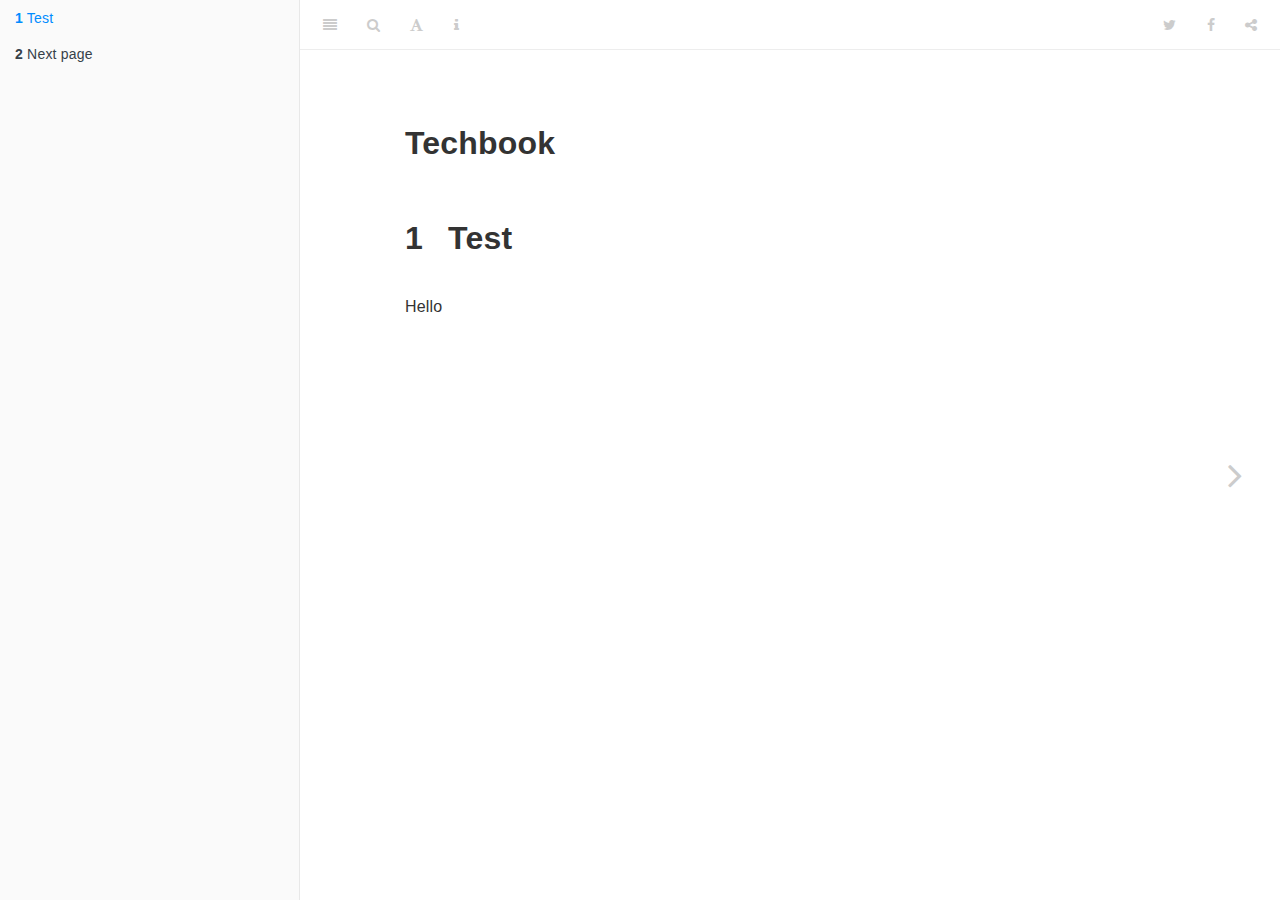
<file: docs/index.html>
<!DOCTYPE html>
<html lang="" xml:lang="">
<head>

  <meta charset="utf-8" />
  <meta http-equiv="X-UA-Compatible" content="IE=edge" />
  <title>Techbook</title>
  <meta name="description" content="Techbook" />
  <meta name="generator" content="bookdown 0.19 and GitBook 2.6.7" />

  <meta property="og:title" content="Techbook" />
  <meta property="og:type" content="book" />
  
  
  
  

  <meta name="twitter:card" content="summary" />
  <meta name="twitter:title" content="Techbook" />
  
  
  




  <meta name="viewport" content="width=device-width, initial-scale=1" />
  <meta name="apple-mobile-web-app-capable" content="yes" />
  <meta name="apple-mobile-web-app-status-bar-style" content="black" />
  
  

<link rel="next" href="next-page.html"/>
<script src="libs/jquery-2.2.3/jquery.min.js"></script>
<link href="libs/gitbook-2.6.7/css/style.css" rel="stylesheet" />
<link href="libs/gitbook-2.6.7/css/plugin-table.css" rel="stylesheet" />
<link href="libs/gitbook-2.6.7/css/plugin-bookdown.css" rel="stylesheet" />
<link href="libs/gitbook-2.6.7/css/plugin-highlight.css" rel="stylesheet" />
<link href="libs/gitbook-2.6.7/css/plugin-search.css" rel="stylesheet" />
<link href="libs/gitbook-2.6.7/css/plugin-fontsettings.css" rel="stylesheet" />
<link href="libs/gitbook-2.6.7/css/plugin-clipboard.css" rel="stylesheet" />












<link rel="stylesheet" href="style.css" type="text/css" />
</head>

<body>



  <div class="book without-animation with-summary font-size-2 font-family-1" data-basepath=".">

    <div class="book-summary">
      <nav role="navigation">

<ul class="summary">
<li class="chapter" data-level="1" data-path="index.html"><a href="index.html"><i class="fa fa-check"></i><b>1</b> Test</a></li>
<li class="chapter" data-level="2" data-path="next-page.html"><a href="next-page.html"><i class="fa fa-check"></i><b>2</b> Next page</a></li>
</ul>

      </nav>
    </div>

    <div class="book-body">
      <div class="body-inner">
        <div class="book-header" role="navigation">
          <h1>
            <i class="fa fa-circle-o-notch fa-spin"></i><a href="./">Techbook</a>
          </h1>
        </div>

        <div class="page-wrapper" tabindex="-1" role="main">
          <div class="page-inner">

            <section class="normal" id="section-">
<div id="header">
<h1 class="title">Techbook</h1>
</div>
<div id="test" class="section level1">
<h1><span class="header-section-number">1</span> Test</h1>
<p>Hello</p>

</div>
            </section>

          </div>
        </div>
      </div>

<a href="next-page.html" class="navigation navigation-next navigation-unique" aria-label="Next page"><i class="fa fa-angle-right"></i></a>
    </div>
  </div>
<script src="libs/gitbook-2.6.7/js/app.min.js"></script>
<script src="libs/gitbook-2.6.7/js/lunr.js"></script>
<script src="libs/gitbook-2.6.7/js/clipboard.min.js"></script>
<script src="libs/gitbook-2.6.7/js/plugin-search.js"></script>
<script src="libs/gitbook-2.6.7/js/plugin-sharing.js"></script>
<script src="libs/gitbook-2.6.7/js/plugin-fontsettings.js"></script>
<script src="libs/gitbook-2.6.7/js/plugin-bookdown.js"></script>
<script src="libs/gitbook-2.6.7/js/jquery.highlight.js"></script>
<script src="libs/gitbook-2.6.7/js/plugin-clipboard.js"></script>
<script>
gitbook.require(["gitbook"], function(gitbook) {
gitbook.start({
"sharing": {
"github": false,
"facebook": true,
"twitter": true,
"linkedin": false,
"weibo": false,
"instapaper": false,
"vk": false,
"all": ["facebook", "twitter", "linkedin", "weibo", "instapaper"]
},
"fontsettings": {
"theme": "white",
"family": "sans",
"size": 2
},
"edit": {
"link": null,
"text": null
},
"history": {
"link": null,
"text": null
},
"view": {
"link": null,
"text": null
},
"download": null,
"toc": {
"collapse": "subsection",
"scroll_highlight": true
}
});
});
</script>

</body>

</html>
</file>
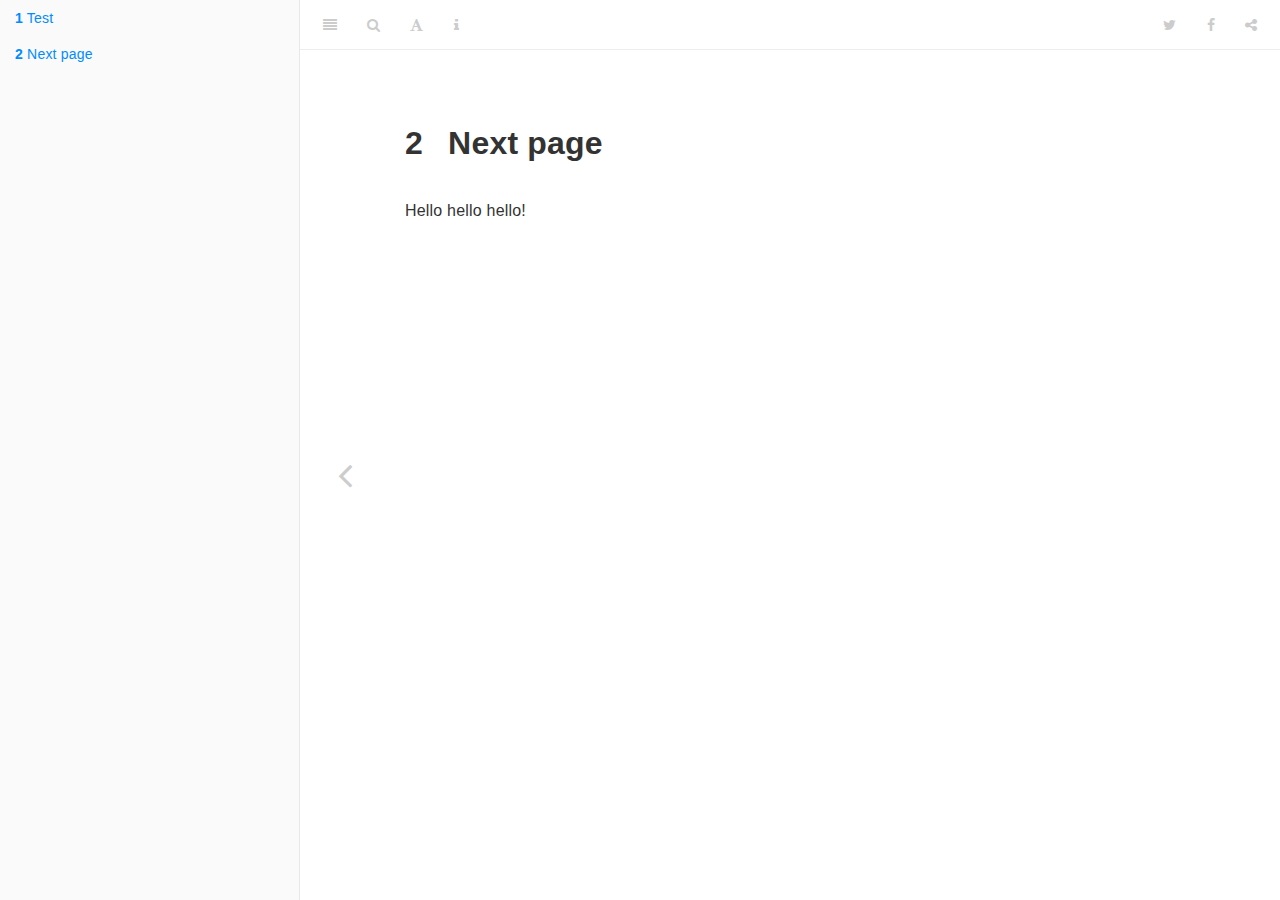
<file: docs/next-page.html>
<!DOCTYPE html>
<html lang="" xml:lang="">
<head>

  <meta charset="utf-8" />
  <meta http-equiv="X-UA-Compatible" content="IE=edge" />
  <title>2 Next page | Techbook</title>
  <meta name="description" content="2 Next page | Techbook" />
  <meta name="generator" content="bookdown 0.19 and GitBook 2.6.7" />

  <meta property="og:title" content="2 Next page | Techbook" />
  <meta property="og:type" content="book" />
  
  
  
  

  <meta name="twitter:card" content="summary" />
  <meta name="twitter:title" content="2 Next page | Techbook" />
  
  
  




  <meta name="viewport" content="width=device-width, initial-scale=1" />
  <meta name="apple-mobile-web-app-capable" content="yes" />
  <meta name="apple-mobile-web-app-status-bar-style" content="black" />
  
  
<link rel="prev" href="index.html"/>

<script src="libs/jquery-2.2.3/jquery.min.js"></script>
<link href="libs/gitbook-2.6.7/css/style.css" rel="stylesheet" />
<link href="libs/gitbook-2.6.7/css/plugin-table.css" rel="stylesheet" />
<link href="libs/gitbook-2.6.7/css/plugin-bookdown.css" rel="stylesheet" />
<link href="libs/gitbook-2.6.7/css/plugin-highlight.css" rel="stylesheet" />
<link href="libs/gitbook-2.6.7/css/plugin-search.css" rel="stylesheet" />
<link href="libs/gitbook-2.6.7/css/plugin-fontsettings.css" rel="stylesheet" />
<link href="libs/gitbook-2.6.7/css/plugin-clipboard.css" rel="stylesheet" />












<link rel="stylesheet" href="style.css" type="text/css" />
</head>

<body>



  <div class="book without-animation with-summary font-size-2 font-family-1" data-basepath=".">

    <div class="book-summary">
      <nav role="navigation">

<ul class="summary">
<li class="chapter" data-level="1" data-path="index.html"><a href="index.html"><i class="fa fa-check"></i><b>1</b> Test</a></li>
<li class="chapter" data-level="2" data-path="next-page.html"><a href="next-page.html"><i class="fa fa-check"></i><b>2</b> Next page</a></li>
</ul>

      </nav>
    </div>

    <div class="book-body">
      <div class="body-inner">
        <div class="book-header" role="navigation">
          <h1>
            <i class="fa fa-circle-o-notch fa-spin"></i><a href="./">Techbook</a>
          </h1>
        </div>

        <div class="page-wrapper" tabindex="-1" role="main">
          <div class="page-inner">

            <section class="normal" id="section-">
<div id="next-page" class="section level1">
<h1><span class="header-section-number">2</span> Next page</h1>
<p>Hello hello hello!</p>

</div>
            </section>

          </div>
        </div>
      </div>
<a href="index.html" class="navigation navigation-prev navigation-unique" aria-label="Previous page"><i class="fa fa-angle-left"></i></a>

    </div>
  </div>
<script src="libs/gitbook-2.6.7/js/app.min.js"></script>
<script src="libs/gitbook-2.6.7/js/lunr.js"></script>
<script src="libs/gitbook-2.6.7/js/clipboard.min.js"></script>
<script src="libs/gitbook-2.6.7/js/plugin-search.js"></script>
<script src="libs/gitbook-2.6.7/js/plugin-sharing.js"></script>
<script src="libs/gitbook-2.6.7/js/plugin-fontsettings.js"></script>
<script src="libs/gitbook-2.6.7/js/plugin-bookdown.js"></script>
<script src="libs/gitbook-2.6.7/js/jquery.highlight.js"></script>
<script src="libs/gitbook-2.6.7/js/plugin-clipboard.js"></script>
<script>
gitbook.require(["gitbook"], function(gitbook) {
gitbook.start({
"sharing": {
"github": false,
"facebook": true,
"twitter": true,
"linkedin": false,
"weibo": false,
"instapaper": false,
"vk": false,
"all": ["facebook", "twitter", "linkedin", "weibo", "instapaper"]
},
"fontsettings": {
"theme": "white",
"family": "sans",
"size": 2
},
"edit": {
"link": null,
"text": null
},
"history": {
"link": null,
"text": null
},
"view": {
"link": null,
"text": null
},
"download": null,
"toc": {
"collapse": "subsection",
"scroll_highlight": true
}
});
});
</script>

</body>

</html>
</file>
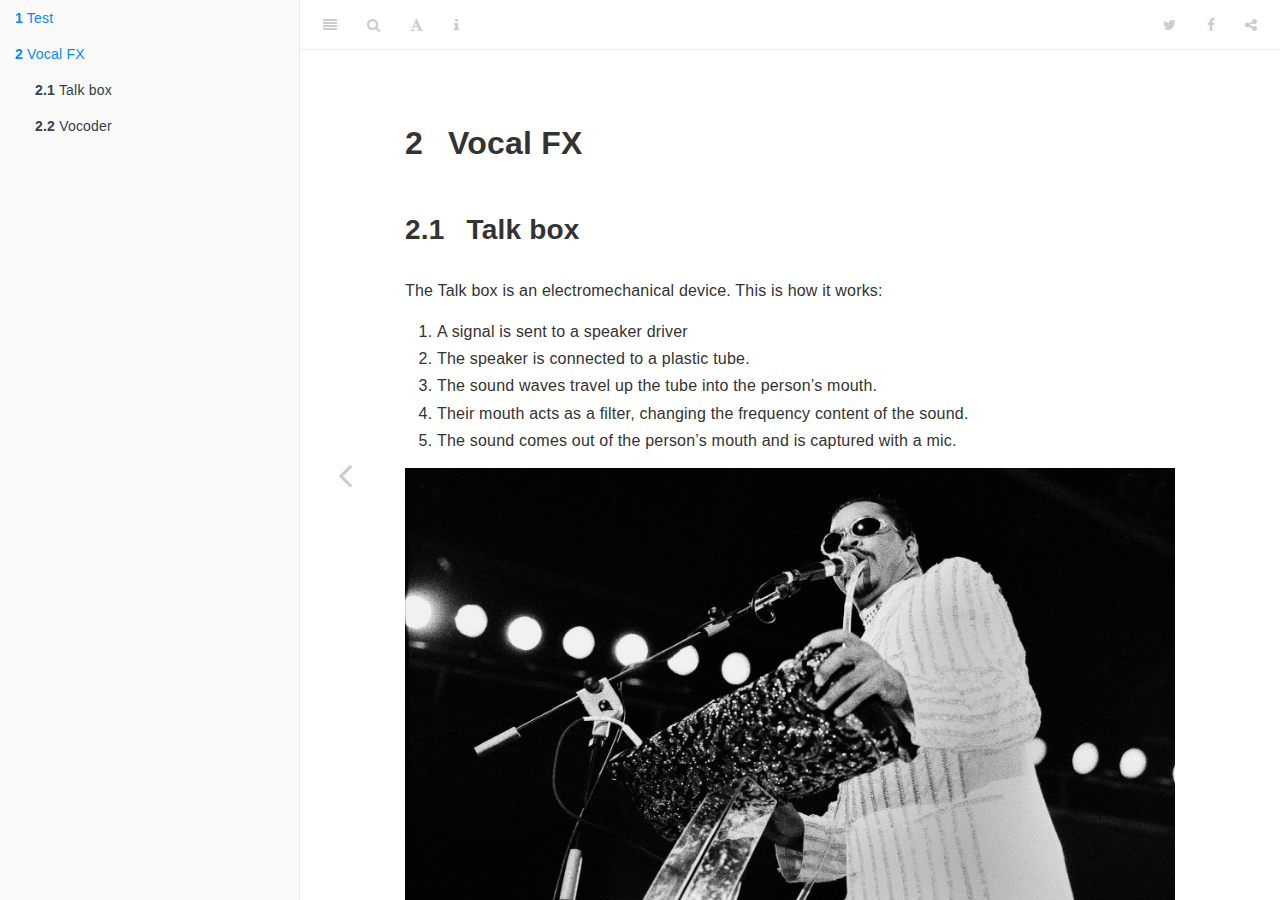
<file: docs/vocal-fx.html>
<!DOCTYPE html>
<html lang="" xml:lang="">
<head>

  <meta charset="utf-8" />
  <meta http-equiv="X-UA-Compatible" content="IE=edge" />
  <title>2 Vocal FX | Techbook</title>
  <meta name="description" content="2 Vocal FX | Techbook" />
  <meta name="generator" content="bookdown 0.19 and GitBook 2.6.7" />

  <meta property="og:title" content="2 Vocal FX | Techbook" />
  <meta property="og:type" content="book" />
  
  
  
  

  <meta name="twitter:card" content="summary" />
  <meta name="twitter:title" content="2 Vocal FX | Techbook" />
  
  
  




  <meta name="viewport" content="width=device-width, initial-scale=1" />
  <meta name="apple-mobile-web-app-capable" content="yes" />
  <meta name="apple-mobile-web-app-status-bar-style" content="black" />
  
  
<link rel="prev" href="index.html"/>

<script src="libs/jquery-2.2.3/jquery.min.js"></script>
<link href="libs/gitbook-2.6.7/css/style.css" rel="stylesheet" />
<link href="libs/gitbook-2.6.7/css/plugin-table.css" rel="stylesheet" />
<link href="libs/gitbook-2.6.7/css/plugin-bookdown.css" rel="stylesheet" />
<link href="libs/gitbook-2.6.7/css/plugin-highlight.css" rel="stylesheet" />
<link href="libs/gitbook-2.6.7/css/plugin-search.css" rel="stylesheet" />
<link href="libs/gitbook-2.6.7/css/plugin-fontsettings.css" rel="stylesheet" />
<link href="libs/gitbook-2.6.7/css/plugin-clipboard.css" rel="stylesheet" />












<link rel="stylesheet" href="style.css" type="text/css" />
</head>

<body>



  <div class="book without-animation with-summary font-size-2 font-family-1" data-basepath=".">

    <div class="book-summary">
      <nav role="navigation">

<ul class="summary">
<li class="chapter" data-level="1" data-path="index.html"><a href="index.html"><i class="fa fa-check"></i><b>1</b> Test</a></li>
<li class="chapter" data-level="2" data-path="vocal-fx.html"><a href="vocal-fx.html"><i class="fa fa-check"></i><b>2</b> Vocal FX</a><ul>
<li class="chapter" data-level="2.1" data-path="vocal-fx.html"><a href="vocal-fx.html#talk-box"><i class="fa fa-check"></i><b>2.1</b> Talk box</a></li>
<li class="chapter" data-level="2.2" data-path="vocal-fx.html"><a href="vocal-fx.html#vocoder"><i class="fa fa-check"></i><b>2.2</b> Vocoder</a></li>
</ul></li>
</ul>

      </nav>
    </div>

    <div class="book-body">
      <div class="body-inner">
        <div class="book-header" role="navigation">
          <h1>
            <i class="fa fa-circle-o-notch fa-spin"></i><a href="./">Techbook</a>
          </h1>
        </div>

        <div class="page-wrapper" tabindex="-1" role="main">
          <div class="page-inner">

            <section class="normal" id="section-">
<div id="vocal-fx" class="section level1">
<h1><span class="header-section-number">2</span> Vocal FX</h1>
<div id="talk-box" class="section level2">
<h2><span class="header-section-number">2.1</span> Talk box</h2>
<p>The Talk box is an electromechanical device. This is how it works:</p>
<ol style="list-style-type: decimal">
<li>A signal is sent to a speaker driver</li>
<li>The speaker is connected to a plastic tube.</li>
<li>The sound waves travel up the tube into the person’s mouth.</li>
<li>Their mouth acts as a filter, changing the frequency content of the sound.</li>
<li>The sound comes out of the person’s mouth and is captured with a mic.</li>
</ol>
<div class="figure">
<img src="img/troutman.jpg" alt="Roger Troutman" />
<p class="caption">Roger Troutman</p>
</div>
</div>
<div id="vocoder" class="section level2">
<h2><span class="header-section-number">2.2</span> Vocoder</h2>
<div id="summary" class="section level3">
<h3><span class="header-section-number">2.2.1</span> Summary</h3>
<p>A vocoder synthesises speech. It analyses a ‘modulation’ signal (speech) and uses this to apply filters to the ‘carrier’ signal (a synthesiser output).</p>
<p>A vocoder can sound more realistic by increasing the number of filter bands.</p>
</div>
<div id="examples" class="section level3">
<h3><span class="header-section-number">2.2.2</span> Examples</h3>
<p>Bob Moog and Wendy Carlos developed an early vocoder for <em>Clockwork Orange</em> (1970).</p>
<p>The vocoder was popular in the late 1970s and early 1980s:</p>
<ul>
<li>ELO: ‘Mr Blue Sky’ (1977)</li>
<li>Kraftwerk: <a href="https://www.youtube.com/watch?v=D_8Pma1vHmw#t=65s">‘The Robots’</a> (1978)</li>
</ul>
</div>
<div id="quick-logic-tutorial" class="section level3">
<h3><span class="header-section-number">2.2.3</span> Quick Logic tutorial</h3>
<iframe width="560" height="315" src="https://www.youtube.com/embed/wM7yftkjvuw" frameborder="0" allow="accelerometer; autoplay; encrypted-media; gyroscope; picture-in-picture" allowfullscreen>
</iframe>

</div>
</div>
</div>
            </section>

          </div>
        </div>
      </div>
<a href="index.html" class="navigation navigation-prev navigation-unique" aria-label="Previous page"><i class="fa fa-angle-left"></i></a>

    </div>
  </div>
<script src="libs/gitbook-2.6.7/js/app.min.js"></script>
<script src="libs/gitbook-2.6.7/js/lunr.js"></script>
<script src="libs/gitbook-2.6.7/js/clipboard.min.js"></script>
<script src="libs/gitbook-2.6.7/js/plugin-search.js"></script>
<script src="libs/gitbook-2.6.7/js/plugin-sharing.js"></script>
<script src="libs/gitbook-2.6.7/js/plugin-fontsettings.js"></script>
<script src="libs/gitbook-2.6.7/js/plugin-bookdown.js"></script>
<script src="libs/gitbook-2.6.7/js/jquery.highlight.js"></script>
<script src="libs/gitbook-2.6.7/js/plugin-clipboard.js"></script>
<script>
gitbook.require(["gitbook"], function(gitbook) {
gitbook.start({
"sharing": {
"github": false,
"facebook": true,
"twitter": true,
"linkedin": false,
"weibo": false,
"instapaper": false,
"vk": false,
"all": ["facebook", "twitter", "linkedin", "weibo", "instapaper"]
},
"fontsettings": {
"theme": "white",
"family": "sans",
"size": 2
},
"edit": {
"link": null,
"text": null
},
"history": {
"link": null,
"text": null
},
"view": {
"link": null,
"text": null
},
"download": null,
"toc": {
"collapse": "subsection",
"scroll_highlight": true
}
});
});
</script>

</body>

</html>
</file>
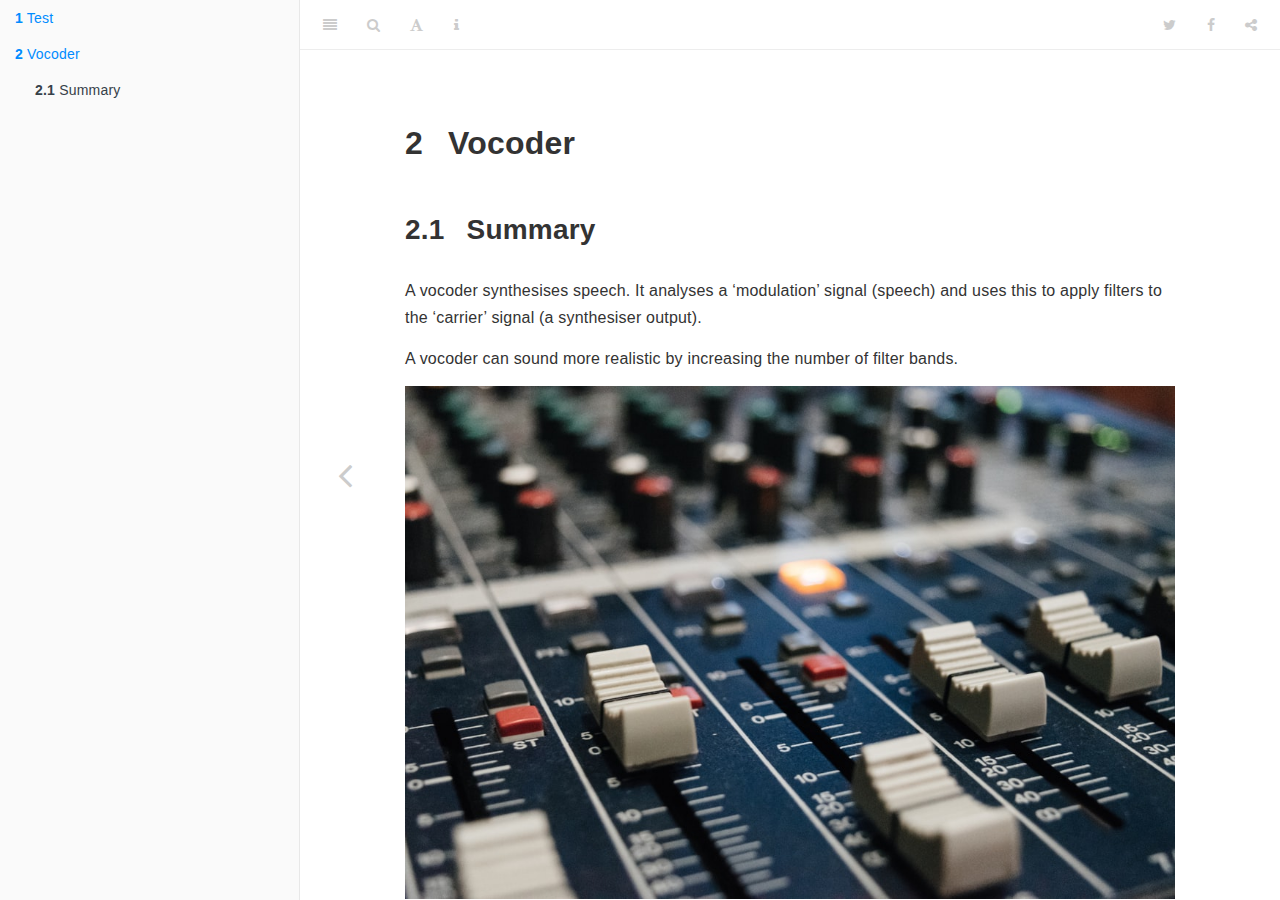
<file: docs/vocoder.html>
<!DOCTYPE html>
<html lang="" xml:lang="">
<head>

  <meta charset="utf-8" />
  <meta http-equiv="X-UA-Compatible" content="IE=edge" />
  <title>2 Vocoder | Techbook</title>
  <meta name="description" content="2 Vocoder | Techbook" />
  <meta name="generator" content="bookdown 0.19 and GitBook 2.6.7" />

  <meta property="og:title" content="2 Vocoder | Techbook" />
  <meta property="og:type" content="book" />
  
  
  
  

  <meta name="twitter:card" content="summary" />
  <meta name="twitter:title" content="2 Vocoder | Techbook" />
  
  
  




  <meta name="viewport" content="width=device-width, initial-scale=1" />
  <meta name="apple-mobile-web-app-capable" content="yes" />
  <meta name="apple-mobile-web-app-status-bar-style" content="black" />
  
  
<link rel="prev" href="index.html"/>

<script src="libs/jquery-2.2.3/jquery.min.js"></script>
<link href="libs/gitbook-2.6.7/css/style.css" rel="stylesheet" />
<link href="libs/gitbook-2.6.7/css/plugin-table.css" rel="stylesheet" />
<link href="libs/gitbook-2.6.7/css/plugin-bookdown.css" rel="stylesheet" />
<link href="libs/gitbook-2.6.7/css/plugin-highlight.css" rel="stylesheet" />
<link href="libs/gitbook-2.6.7/css/plugin-search.css" rel="stylesheet" />
<link href="libs/gitbook-2.6.7/css/plugin-fontsettings.css" rel="stylesheet" />
<link href="libs/gitbook-2.6.7/css/plugin-clipboard.css" rel="stylesheet" />












<link rel="stylesheet" href="style.css" type="text/css" />
</head>

<body>



  <div class="book without-animation with-summary font-size-2 font-family-1" data-basepath=".">

    <div class="book-summary">
      <nav role="navigation">

<ul class="summary">
<li class="chapter" data-level="1" data-path="index.html"><a href="index.html"><i class="fa fa-check"></i><b>1</b> Test</a></li>
<li class="chapter" data-level="2" data-path="vocoder.html"><a href="vocoder.html"><i class="fa fa-check"></i><b>2</b> Vocoder</a><ul>
<li class="chapter" data-level="2.1" data-path="vocoder.html"><a href="vocoder.html#summary"><i class="fa fa-check"></i><b>2.1</b> Summary</a></li>
</ul></li>
</ul>

      </nav>
    </div>

    <div class="book-body">
      <div class="body-inner">
        <div class="book-header" role="navigation">
          <h1>
            <i class="fa fa-circle-o-notch fa-spin"></i><a href="./">Techbook</a>
          </h1>
        </div>

        <div class="page-wrapper" tabindex="-1" role="main">
          <div class="page-inner">

            <section class="normal" id="section-">
<div id="vocoder" class="section level1">
<h1><span class="header-section-number">2</span> Vocoder</h1>
<div id="summary" class="section level2">
<h2><span class="header-section-number">2.1</span> Summary</h2>
<p>A vocoder synthesises speech. It analyses a ‘modulation’ signal (speech) and uses this to apply filters to the ‘carrier’ signal (a synthesiser output).</p>
<p>A vocoder can sound more realistic by increasing the number of filter bands.</p>
<div class="figure">
<img src="img/mixy.jpg" alt="Nice picture" />
<p class="caption">Nice picture</p>
</div>
<p>Some more stuff</p>

</div>
</div>
            </section>

          </div>
        </div>
      </div>
<a href="index.html" class="navigation navigation-prev navigation-unique" aria-label="Previous page"><i class="fa fa-angle-left"></i></a>

    </div>
  </div>
<script src="libs/gitbook-2.6.7/js/app.min.js"></script>
<script src="libs/gitbook-2.6.7/js/lunr.js"></script>
<script src="libs/gitbook-2.6.7/js/clipboard.min.js"></script>
<script src="libs/gitbook-2.6.7/js/plugin-search.js"></script>
<script src="libs/gitbook-2.6.7/js/plugin-sharing.js"></script>
<script src="libs/gitbook-2.6.7/js/plugin-fontsettings.js"></script>
<script src="libs/gitbook-2.6.7/js/plugin-bookdown.js"></script>
<script src="libs/gitbook-2.6.7/js/jquery.highlight.js"></script>
<script src="libs/gitbook-2.6.7/js/plugin-clipboard.js"></script>
<script>
gitbook.require(["gitbook"], function(gitbook) {
gitbook.start({
"sharing": {
"github": false,
"facebook": true,
"twitter": true,
"linkedin": false,
"weibo": false,
"instapaper": false,
"vk": false,
"all": ["facebook", "twitter", "linkedin", "weibo", "instapaper"]
},
"fontsettings": {
"theme": "white",
"family": "sans",
"size": 2
},
"edit": {
"link": null,
"text": null
},
"history": {
"link": null,
"text": null
},
"view": {
"link": null,
"text": null
},
"download": null,
"toc": {
"collapse": "subsection",
"scroll_highlight": true
}
});
});
</script>

</body>

</html>
</file>
<file: docs/libs/gitbook-2.6.7/css/plugin-table.css>
.book .book-body .page-wrapper .page-inner section.normal table{display:table;width:100%;border-collapse:collapse;border-spacing:0;overflow:auto}.book .book-body .page-wrapper .page-inner section.normal table td,.book .book-body .page-wrapper .page-inner section.normal table th{padding:6px 13px;border:1px solid #ddd}.book .book-body .page-wrapper .page-inner section.normal table tr{background-color:#fff;border-top:1px solid #ccc}.book .book-body .page-wrapper .page-inner section.normal table tr:nth-child(2n){background-color:#f8f8f8}.book .book-body .page-wrapper .page-inner section.normal table th{font-weight:700}
</file>
<file: docs/libs/gitbook-2.6.7/css/plugin-bookdown.css>
.book .book-header h1 {
  padding-left: 20px;
  padding-right: 20px;
}
.book .book-header.fixed {
  position: fixed;
  right: 0;
  top: 0;
  left: 0;
  border-bottom: 1px solid rgba(0,0,0,.07);
}
span.search-highlight {
  background-color: #ffff88;
}
@media (min-width: 600px) {
  .book.with-summary .book-header.fixed {
    left: 300px;
  }
}
@media (max-width: 1240px) {
  .book .book-body.fixed {
    top: 50px;
  }
  .book .book-body.fixed .body-inner {
    top: auto;
  }
}
@media (max-width: 600px) {
  .book.with-summary .book-header.fixed {
    left: calc(100% - 60px);
    min-width: 300px;
  }
  .book.with-summary .book-body {
    transform: none;
    left: calc(100% - 60px);
    min-width: 300px;
  }
  .book .book-body.fixed {
    top: 0;
  }
}

.book .book-body.fixed .body-inner {
  top: 50px;
}
.book .book-body .page-wrapper .page-inner section.normal sub, .book .book-body .page-wrapper .page-inner section.normal sup {
  font-size: 85%;
}

@media print {
  .book .book-summary, .book .book-body .book-header, .fa {
    display: none !important;
  }
  .book .book-body.fixed {
    left: 0px;
  }
  .book .book-body,.book .book-body .body-inner, .book.with-summary {
    overflow: visible !important;
  }
}
.kable_wrapper {
  border-spacing: 20px 0;
  border-collapse: separate;
  border: none;
  margin: auto;
}
.kable_wrapper > tbody > tr > td {
  vertical-align: top;
}
.book .book-body .page-wrapper .page-inner section.normal table tr.header {
  border-top-width: 2px;
}
.book .book-body .page-wrapper .page-inner section.normal table tr:last-child td {
  border-bottom-width: 2px;
}
.book .book-body .page-wrapper .page-inner section.normal table td, .book .book-body .page-wrapper .page-inner section.normal table th {
  border-left: none;
  border-right: none;
}
.book .book-body .page-wrapper .page-inner section.normal table.kable_wrapper > tbody > tr, .book .book-body .page-wrapper .page-inner section.normal table.kable_wrapper > tbody > tr > td {
  border-top: none;
}
.book .book-body .page-wrapper .page-inner section.normal table.kable_wrapper > tbody > tr:last-child > td {
    border-bottom: none;
}

div.theorem, div.lemma, div.corollary, div.proposition, div.conjecture {
  font-style: italic;
}
span.theorem, span.lemma, span.corollary, span.proposition, span.conjecture {
  font-style: normal;
}
div.proof:after {
  content: "\25a2";
  float: right;
}
.header-section-number {
  padding-right: .5em;
}
</file>
<file: docs/libs/gitbook-2.6.7/css/plugin-highlight.css>
.book .book-body .page-wrapper .page-inner section.normal pre,
.book .book-body .page-wrapper .page-inner section.normal code {
  /* http://jmblog.github.com/color-themes-for-google-code-highlightjs */
  /* Tomorrow Comment */
  /* Tomorrow Red */
  /* Tomorrow Orange */
  /* Tomorrow Yellow */
  /* Tomorrow Green */
  /* Tomorrow Aqua */
  /* Tomorrow Blue */
  /* Tomorrow Purple */
}
.book .book-body .page-wrapper .page-inner section.normal pre .hljs-comment,
.book .book-body .page-wrapper .page-inner section.normal code .hljs-comment,
.book .book-body .page-wrapper .page-inner section.normal pre .hljs-title,
.book .book-body .page-wrapper .page-inner section.normal code .hljs-title {
  color: #8e908c;
}
.book .book-body .page-wrapper .page-inner section.normal pre .hljs-variable,
.book .book-body .page-wrapper .page-inner section.normal code .hljs-variable,
.book .book-body .page-wrapper .page-inner section.normal pre .hljs-attribute,
.book .book-body .page-wrapper .page-inner section.normal code .hljs-attribute,
.book .book-body .page-wrapper .page-inner section.normal pre .hljs-tag,
.book .book-body .page-wrapper .page-inner section.normal code .hljs-tag,
.book .book-body .page-wrapper .page-inner section.normal pre .hljs-regexp,
.book .book-body .page-wrapper .page-inner section.normal code .hljs-regexp,
.book .book-body .page-wrapper .page-inner section.normal pre .ruby .hljs-constant,
.book .book-body .page-wrapper .page-inner section.normal code .ruby .hljs-constant,
.book .book-body .page-wrapper .page-inner section.normal pre .xml .hljs-tag .hljs-title,
.book .book-body .page-wrapper .page-inner section.normal code .xml .hljs-tag .hljs-title,
.book .book-body .page-wrapper .page-inner section.normal pre .xml .hljs-pi,
.book .book-body .page-wrapper .page-inner section.normal code .xml .hljs-pi,
.book .book-body .page-wrapper .page-inner section.normal pre .xml .hljs-doctype,
.book .book-body .page-wrapper .page-inner section.normal code .xml .hljs-doctype,
.book .book-body .page-wrapper .page-inner section.normal pre .html .hljs-doctype,
.book .book-body .page-wrapper .page-inner section.normal code .html .hljs-doctype,
.book .book-body .page-wrapper .page-inner section.normal pre .css .hljs-id,
.book .book-body .page-wrapper .page-inner section.normal code .css .hljs-id,
.book .book-body .page-wrapper .page-inner section.normal pre .css .hljs-class,
.book .book-body .page-wrapper .page-inner section.normal code .css .hljs-class,
.book .book-body .page-wrapper .page-inner section.normal pre .css .hljs-pseudo,
.book .book-body .page-wrapper .page-inner section.normal code .css .hljs-pseudo {
  color: #c82829;
}
.book .book-body .page-wrapper .page-inner section.normal pre .hljs-number,
.book .book-body .page-wrapper .page-inner section.normal code .hljs-number,
.book .book-body .page-wrapper .page-inner section.normal pre .hljs-preprocessor,
.book .book-body .page-wrapper .page-inner section.normal code .hljs-preprocessor,
.book .book-body .page-wrapper .page-inner section.normal pre .hljs-pragma,
.book .book-body .page-wrapper .page-inner section.normal code .hljs-pragma,
.book .book-body .page-wrapper .page-inner section.normal pre .hljs-built_in,
.book .book-body .page-wrapper .page-inner section.normal code .hljs-built_in,
.book .book-body .page-wrapper .page-inner section.normal pre .hljs-literal,
.book .book-body .page-wrapper .page-inner section.normal code .hljs-literal,
.book .book-body .page-wrapper .page-inner section.normal pre .hljs-params,
.book .book-body .page-wrapper .page-inner section.normal code .hljs-params,
.book .book-body .page-wrapper .page-inner section.normal pre .hljs-constant,
.book .book-body .page-wrapper .page-inner section.normal code .hljs-constant {
  color: #f5871f;
}
.book .book-body .page-wrapper .page-inner section.normal pre .ruby .hljs-class .hljs-title,
.book .book-body .page-wrapper .page-inner section.normal code .ruby .hljs-class .hljs-title,
.book .book-body .page-wrapper .page-inner section.normal pre .css .hljs-rules .hljs-attribute,
.book .book-body .page-wrapper .page-inner section.normal code .css .hljs-rules .hljs-attribute {
  color: #eab700;
}
.book .book-body .page-wrapper .page-inner section.normal pre .hljs-string,
.book .book-body .page-wrapper .page-inner section.normal code .hljs-string,
.book .book-body .page-wrapper .page-inner section.normal pre .hljs-value,
.book .book-body .page-wrapper .page-inner section.normal code .hljs-value,
.book .book-body .page-wrapper .page-inner section.normal pre .hljs-inheritance,
.book .book-body .page-wrapper .page-inner section.normal code .hljs-inheritance,
.book .book-body .page-wrapper .page-inner section.normal pre .hljs-header,
.book .book-body .page-wrapper .page-inner section.normal code .hljs-header,
.book .book-body .page-wrapper .page-inner section.normal pre .ruby .hljs-symbol,
.book .book-body .page-wrapper .page-inner section.normal code .ruby .hljs-symbol,
.book .book-body .page-wrapper .page-inner section.normal pre .xml .hljs-cdata,
.book .book-body .page-wrapper .page-inner section.normal code .xml .hljs-cdata {
  color: #718c00;
}
.book .book-body .page-wrapper .page-inner section.normal pre .css .hljs-hexcolor,
.book .book-body .page-wrapper .page-inner section.normal code .css .hljs-hexcolor {
  color: #3e999f;
}
.book .book-body .page-wrapper .page-inner section.normal pre .hljs-function,
.book .book-body .page-wrapper .page-inner section.normal code .hljs-function,
.book .book-body .page-wrapper .page-inner section.normal pre .python .hljs-decorator,
.book .book-body .page-wrapper .page-inner section.normal code .python .hljs-decorator,
.book .book-body .page-wrapper .page-inner section.normal pre .python .hljs-title,
.book .book-body .page-wrapper .page-inner section.normal code .python .hljs-title,
.book .book-body .page-wrapper .page-inner section.normal pre .ruby .hljs-function .hljs-title,
.book .book-body .page-wrapper .page-inner section.normal code .ruby .hljs-function .hljs-title,
.book .book-body .page-wrapper .page-inner section.normal pre .ruby .hljs-title .hljs-keyword,
.book .book-body .page-wrapper .page-inner section.normal code .ruby .hljs-title .hljs-keyword,
.book .book-body .page-wrapper .page-inner section.normal pre .perl .hljs-sub,
.book .book-body .page-wrapper .page-inner section.normal code .perl .hljs-sub,
.book .book-body .page-wrapper .page-inner section.normal pre .javascript .hljs-title,
.book .book-body .page-wrapper .page-inner section.normal code .javascript .hljs-title,
.book .book-body .page-wrapper .page-inner section.normal pre .coffeescript .hljs-title,
.book .book-body .page-wrapper .page-inner section.normal code .coffeescript .hljs-title {
  color: #4271ae;
}
.book .book-body .page-wrapper .page-inner section.normal pre .hljs-keyword,
.book .book-body .page-wrapper .page-inner section.normal code .hljs-keyword,
.book .book-body .page-wrapper .page-inner section.normal pre .javascript .hljs-function,
.book .book-body .page-wrapper .page-inner section.normal code .javascript .hljs-function {
  color: #8959a8;
}
.book .book-body .page-wrapper .page-inner section.normal pre .hljs,
.book .book-body .page-wrapper .page-inner section.normal code .hljs {
  display: block;
  background: white;
  color: #4d4d4c;
  padding: 0.5em;
}
.book .book-body .page-wrapper .page-inner section.normal pre .coffeescript .javascript,
.book .book-body .page-wrapper .page-inner section.normal code .coffeescript .javascript,
.book .book-body .page-wrapper .page-inner section.normal pre .javascript .xml,
.book .book-body .page-wrapper .page-inner section.normal code .javascript .xml,
.book .book-body .page-wrapper .page-inner section.normal pre .tex .hljs-formula,
.book .book-body .page-wrapper .page-inner section.normal code .tex .hljs-formula,
.book .book-body .page-wrapper .page-inner section.normal pre .xml .javascript,
.book .book-body .page-wrapper .page-inner section.normal code .xml .javascript,
.book .book-body .page-wrapper .page-inner section.normal pre .xml .vbscript,
.book .book-body .page-wrapper .page-inner section.normal code .xml .vbscript,
.book .book-body .page-wrapper .page-inner section.normal pre .xml .css,
.book .book-body .page-wrapper .page-inner section.normal code .xml .css,
.book .book-body .page-wrapper .page-inner section.normal pre .xml .hljs-cdata,
.book .book-body .page-wrapper .page-inner section.normal code .xml .hljs-cdata {
  opacity: 0.5;
}
.book.color-theme-1 .book-body .page-wrapper .page-inner section.normal pre,
.book.color-theme-1 .book-body .page-wrapper .page-inner section.normal code {
  /*

Orginal Style from ethanschoonover.com/solarized (c) Jeremy Hull <sourdrums@gmail.com>

*/
  /* Solarized Green */
  /* Solarized Cyan */
  /* Solarized Blue */
  /* Solarized Yellow */
  /* Solarized Orange */
  /* Solarized Red */
  /* Solarized Violet */
}
.book.color-theme-1 .book-body .page-wrapper .page-inner section.normal pre .hljs,
.book.color-theme-1 .book-body .page-wrapper .page-inner section.normal code .hljs {
  display: block;
  padding: 0.5em;
  background: #fdf6e3;
  color: #657b83;
}
.book.color-theme-1 .book-body .page-wrapper .page-inner section.normal pre .hljs-comment,
.book.color-theme-1 .book-body .page-wrapper .page-inner section.normal code .hljs-comment,
.book.color-theme-1 .book-body .page-wrapper .page-inner section.normal pre .hljs-template_comment,
.book.color-theme-1 .book-body .page-wrapper .page-inner section.normal code .hljs-template_comment,
.book.color-theme-1 .book-body .page-wrapper .page-inner section.normal pre .diff .hljs-header,
.book.color-theme-1 .book-body .page-wrapper .page-inner section.normal code .diff .hljs-header,
.book.color-theme-1 .book-body .page-wrapper .page-inner section.normal pre .hljs-doctype,
.book.color-theme-1 .book-body .page-wrapper .page-inner section.normal code .hljs-doctype,
.book.color-theme-1 .book-body .page-wrapper .page-inner section.normal pre .hljs-pi,
.book.color-theme-1 .book-body .page-wrapper .page-inner section.normal code .hljs-pi,
.book.color-theme-1 .book-body .page-wrapper .page-inner section.normal pre .lisp .hljs-string,
.book.color-theme-1 .book-body .page-wrapper .page-inner section.normal code .lisp .hljs-string,
.book.color-theme-1 .book-body .page-wrapper .page-inner section.normal pre .hljs-javadoc,
.book.color-theme-1 .book-body .page-wrapper .page-inner section.normal code .hljs-javadoc {
  color: #93a1a1;
}
.book.color-theme-1 .book-body .page-wrapper .page-inner section.normal pre .hljs-keyword,
.book.color-theme-1 .book-body .page-wrapper .page-inner section.normal code .hljs-keyword,
.book.color-theme-1 .book-body .page-wrapper .page-inner section.normal pre .hljs-winutils,
.book.color-theme-1 .book-body .page-wrapper .page-inner section.normal code .hljs-winutils,
.book.color-theme-1 .book-body .page-wrapper .page-inner section.normal pre .method,
.book.color-theme-1 .book-body .page-wrapper .page-inner section.normal code .method,
.book.color-theme-1 .book-body .page-wrapper .page-inner section.normal pre .hljs-addition,
.book.color-theme-1 .book-body .page-wrapper .page-inner section.normal code .hljs-addition,
.book.color-theme-1 .book-body .page-wrapper .page-inner section.normal pre .css .hljs-tag,
.book.color-theme-1 .book-body .page-wrapper .page-inner section.normal code .css .hljs-tag,
.book.color-theme-1 .book-body .page-wrapper .page-inner section.normal pre .hljs-request,
.book.color-theme-1 .book-body .page-wrapper .page-inner section.normal code .hljs-request,
.book.color-theme-1 .book-body .page-wrapper .page-inner section.normal pre .hljs-status,
.book.color-theme-1 .book-body .page-wrapper .page-inner section.normal code .hljs-status,
.book.color-theme-1 .book-body .page-wrapper .page-inner section.normal pre .nginx .hljs-title,
.book.color-theme-1 .book-body .page-wrapper .page-inner section.normal code .nginx .hljs-title {
  color: #859900;
}
.book.color-theme-1 .book-body .page-wrapper .page-inner section.normal pre .hljs-number,
.book.color-theme-1 .book-body .page-wrapper .page-inner section.normal code .hljs-number,
.book.color-theme-1 .book-body .page-wrapper .page-inner section.normal pre .hljs-command,
.book.color-theme-1 .book-body .page-wrapper .page-inner section.normal code .hljs-command,
.book.color-theme-1 .book-body .page-wrapper .page-inner section.normal pre .hljs-string,
.book.color-theme-1 .book-body .page-wrapper .page-inner section.normal code .hljs-string,
.book.color-theme-1 .book-body .page-wrapper .page-inner section.normal pre .hljs-tag .hljs-value,
.book.color-theme-1 .book-body .page-wrapper .page-inner section.normal code .hljs-tag .hljs-value,
.book.color-theme-1 .book-body .page-wrapper .page-inner section.normal pre .hljs-rules .hljs-value,
.book.color-theme-1 .book-body .page-wrapper .page-inner section.normal code .hljs-rules .hljs-value,
.book.color-theme-1 .book-body .page-wrapper .page-inner section.normal pre .hljs-phpdoc,
.book.color-theme-1 .book-body .page-wrapper .page-inner section.normal code .hljs-phpdoc,
.book.color-theme-1 .book-body .page-wrapper .page-inner section.normal pre .tex .hljs-formula,
.book.color-theme-1 .book-body .page-wrapper .page-inner section.normal code .tex .hljs-formula,
.book.color-theme-1 .book-body .page-wrapper .page-inner section.normal pre .hljs-regexp,
.book.color-theme-1 .book-body .page-wrapper .page-inner section.normal code .hljs-regexp,
.book.color-theme-1 .book-body .page-wrapper .page-inner section.normal pre .hljs-hexcolor,
.book.color-theme-1 .book-body .page-wrapper .page-inner section.normal code .hljs-hexcolor,
.book.color-theme-1 .book-body .page-wrapper .page-inner section.normal pre .hljs-link_url,
.book.color-theme-1 .book-body .page-wrapper .page-inner section.normal code .hljs-link_url {
  color: #2aa198;
}
.book.color-theme-1 .book-body .page-wrapper .page-inner section.normal pre .hljs-title,
.book.color-theme-1 .book-body .page-wrapper .page-inner section.normal code .hljs-title,
.book.color-theme-1 .book-body .page-wrapper .page-inner section.normal pre .hljs-localvars,
.book.color-theme-1 .book-body .page-wrapper .page-inner section.normal code .hljs-localvars,
.book.color-theme-1 .book-body .page-wrapper .page-inner section.normal pre .hljs-chunk,
.book.color-theme-1 .book-body .page-wrapper .page-inner section.normal code .hljs-chunk,
.book.color-theme-1 .book-body .page-wrapper .page-inner section.normal pre .hljs-decorator,
.book.color-theme-1 .book-body .page-wrapper .page-inner section.normal code .hljs-decorator,
.book.color-theme-1 .book-body .page-wrapper .page-inner section.normal pre .hljs-built_in,
.book.color-theme-1 .book-body .page-wrapper .page-inner section.normal code .hljs-built_in,
.book.color-theme-1 .book-body .page-wrapper .page-inner section.normal pre .hljs-identifier,
.book.color-theme-1 .book-body .page-wrapper .page-inner section.normal code .hljs-identifier,
.book.color-theme-1 .book-body .page-wrapper .page-inner section.normal pre .vhdl .hljs-literal,
.book.color-theme-1 .book-body .page-wrapper .page-inner section.normal code .vhdl .hljs-literal,
.book.color-theme-1 .book-body .page-wrapper .page-inner section.normal pre .hljs-id,
.book.color-theme-1 .book-body .page-wrapper .page-inner section.normal code .hljs-id,
.book.color-theme-1 .book-body .page-wrapper .page-inner section.normal pre .css .hljs-function,
.book.color-theme-1 .book-body .page-wrapper .page-inner section.normal code .css .hljs-function {
  color: #268bd2;
}
.book.color-theme-1 .book-body .page-wrapper .page-inner section.normal pre .hljs-attribute,
.book.color-theme-1 .book-body .page-wrapper .page-inner section.normal code .hljs-attribute,
.book.color-theme-1 .book-body .page-wrapper .page-inner section.normal pre .hljs-variable,
.book.color-theme-1 .book-body .page-wrapper .page-inner section.normal code .hljs-variable,
.book.color-theme-1 .book-body .page-wrapper .page-inner section.normal pre .lisp .hljs-body,
.book.color-theme-1 .book-body .page-wrapper .page-inner section.normal code .lisp .hljs-body,
.book.color-theme-1 .book-body .page-wrapper .page-inner section.normal pre .smalltalk .hljs-number,
.book.color-theme-1 .book-body .page-wrapper .page-inner section.normal code .smalltalk .hljs-number,
.book.color-theme-1 .book-body .page-wrapper .page-inner section.normal pre .hljs-constant,
.book.color-theme-1 .book-body .page-wrapper .page-inner section.normal code .hljs-constant,
.book.color-theme-1 .book-body .page-wrapper .page-inner section.normal pre .hljs-class .hljs-title,
.book.color-theme-1 .book-body .page-wrapper .page-inner section.normal code .hljs-class .hljs-title,
.book.color-theme-1 .book-body .page-wrapper .page-inner section.normal pre .hljs-parent,
.book.color-theme-1 .book-body .page-wrapper .page-inner section.normal code .hljs-parent,
.book.color-theme-1 .book-body .page-wrapper .page-inner section.normal pre .haskell .hljs-type,
.book.color-theme-1 .book-body .page-wrapper .page-inner section.normal code .haskell .hljs-type,
.book.color-theme-1 .book-body .page-wrapper .page-inner section.normal pre .hljs-link_reference,
.book.color-theme-1 .book-body .page-wrapper .page-inner section.normal code .hljs-link_reference {
  color: #b58900;
}
.book.color-theme-1 .book-body .page-wrapper .page-inner section.normal pre .hljs-preprocessor,
.book.color-theme-1 .book-body .page-wrapper .page-inner section.normal code .hljs-preprocessor,
.book.color-theme-1 .book-body .page-wrapper .page-inner section.normal pre .hljs-preprocessor .hljs-keyword,
.book.color-theme-1 .book-body .page-wrapper .page-inner section.normal code .hljs-preprocessor .hljs-keyword,
.book.color-theme-1 .book-body .page-wrapper .page-inner section.normal pre .hljs-pragma,
.book.color-theme-1 .book-body .page-wrapper .page-inner section.normal code .hljs-pragma,
.book.color-theme-1 .book-body .page-wrapper .page-inner section.normal pre .hljs-shebang,
.book.color-theme-1 .book-body .page-wrapper .page-inner section.normal code .hljs-shebang,
.book.color-theme-1 .book-body .page-wrapper .page-inner section.normal pre .hljs-symbol,
.book.color-theme-1 .book-body .page-wrapper .page-inner section.normal code .hljs-symbol,
.book.color-theme-1 .book-body .page-wrapper .page-inner section.normal pre .hljs-symbol .hljs-string,
.book.color-theme-1 .book-body .page-wrapper .page-inner section.normal code .hljs-symbol .hljs-string,
.book.color-theme-1 .book-body .page-wrapper .page-inner section.normal pre .diff .hljs-change,
.book.color-theme-1 .book-body .page-wrapper .page-inner section.normal code .diff .hljs-change,
.book.color-theme-1 .book-body .page-wrapper .page-inner section.normal pre .hljs-special,
.book.color-theme-1 .book-body .page-wrapper .page-inner section.normal code .hljs-special,
.book.color-theme-1 .book-body .page-wrapper .page-inner section.normal pre .hljs-attr_selector,
.book.color-theme-1 .book-body .page-wrapper .page-inner section.normal code .hljs-attr_selector,
.book.color-theme-1 .book-body .page-wrapper .page-inner section.normal pre .hljs-subst,
.book.color-theme-1 .book-body .page-wrapper .page-inner section.normal code .hljs-subst,
.book.color-theme-1 .book-body .page-wrapper .page-inner section.normal pre .hljs-cdata,
.book.color-theme-1 .book-body .page-wrapper .page-inner section.normal code .hljs-cdata,
.book.color-theme-1 .book-body .page-wrapper .page-inner section.normal pre .clojure .hljs-title,
.book.color-theme-1 .book-body .page-wrapper .page-inner section.normal code .clojure .hljs-title,
.book.color-theme-1 .book-body .page-wrapper .page-inner section.normal pre .css .hljs-pseudo,
.book.color-theme-1 .book-body .page-wrapper .page-inner section.normal code .css .hljs-pseudo,
.book.color-theme-1 .book-body .page-wrapper .page-inner section.normal pre .hljs-header,
.book.color-theme-1 .book-body .page-wrapper .page-inner section.normal code .hljs-header {
  color: #cb4b16;
}
.book.color-theme-1 .book-body .page-wrapper .page-inner section.normal pre .hljs-deletion,
.book.color-theme-1 .book-body .page-wrapper .page-inner section.normal code .hljs-deletion,
.book.color-theme-1 .book-body .page-wrapper .page-inner section.normal pre .hljs-important,
.book.color-theme-1 .book-body .page-wrapper .page-inner section.normal code .hljs-important {
  color: #dc322f;
}
.book.color-theme-1 .book-body .page-wrapper .page-inner section.normal pre .hljs-link_label,
.book.color-theme-1 .book-body .page-wrapper .page-inner section.normal code .hljs-link_label {
  color: #6c71c4;
}
.book.color-theme-1 .book-body .page-wrapper .page-inner section.normal pre .tex .hljs-formula,
.book.color-theme-1 .book-body .page-wrapper .page-inner section.normal code .tex .hljs-formula {
  background: #eee8d5;
}
.book.color-theme-2 .book-body .page-wrapper .page-inner section.normal pre,
.book.color-theme-2 .book-body .page-wrapper .page-inner section.normal code {
  /* Tomorrow Night Bright Theme */
  /* Original theme - https://github.com/chriskempson/tomorrow-theme */
  /* http://jmblog.github.com/color-themes-for-google-code-highlightjs */
  /* Tomorrow Comment */
  /* Tomorrow Red */
  /* Tomorrow Orange */
  /* Tomorrow Yellow */
  /* Tomorrow Green */
  /* Tomorrow Aqua */
  /* Tomorrow Blue */
  /* Tomorrow Purple */
}
.book.color-theme-2 .book-body .page-wrapper .page-inner section.normal pre .hljs-comment,
.book.color-theme-2 .book-body .page-wrapper .page-inner section.normal code .hljs-comment,
.book.color-theme-2 .book-body .page-wrapper .page-inner section.normal pre .hljs-title,
.book.color-theme-2 .book-body .page-wrapper .page-inner section.normal code .hljs-title {
  color: #969896;
}
.book.color-theme-2 .book-body .page-wrapper .page-inner section.normal pre .hljs-variable,
.book.color-theme-2 .book-body .page-wrapper .page-inner section.normal code .hljs-variable,
.book.color-theme-2 .book-body .page-wrapper .page-inner section.normal pre .hljs-attribute,
.book.color-theme-2 .book-body .page-wrapper .page-inner section.normal code .hljs-attribute,
.book.color-theme-2 .book-body .page-wrapper .page-inner section.normal pre .hljs-tag,
.book.color-theme-2 .book-body .page-wrapper .page-inner section.normal code .hljs-tag,
.book.color-theme-2 .book-body .page-wrapper .page-inner section.normal pre .hljs-regexp,
.book.color-theme-2 .book-body .page-wrapper .page-inner section.normal code .hljs-regexp,
.book.color-theme-2 .book-body .page-wrapper .page-inner section.normal pre .ruby .hljs-constant,
.book.color-theme-2 .book-body .page-wrapper .page-inner section.normal code .ruby .hljs-constant,
.book.color-theme-2 .book-body .page-wrapper .page-inner section.normal pre .xml .hljs-tag .hljs-title,
.book.color-theme-2 .book-body .page-wrapper .page-inner section.normal code .xml .hljs-tag .hljs-title,
.book.color-theme-2 .book-body .page-wrapper .page-inner section.normal pre .xml .hljs-pi,
.book.color-theme-2 .book-body .page-wrapper .page-inner section.normal code .xml .hljs-pi,
.book.color-theme-2 .book-body .page-wrapper .page-inner section.normal pre .xml .hljs-doctype,
.book.color-theme-2 .book-body .page-wrapper .page-inner section.normal code .xml .hljs-doctype,
.book.color-theme-2 .book-body .page-wrapper .page-inner section.normal pre .html .hljs-doctype,
.book.color-theme-2 .book-body .page-wrapper .page-inner section.normal code .html .hljs-doctype,
.book.color-theme-2 .book-body .page-wrapper .page-inner section.normal pre .css .hljs-id,
.book.color-theme-2 .book-body .page-wrapper .page-inner section.normal code .css .hljs-id,
.book.color-theme-2 .book-body .page-wrapper .page-inner section.normal pre .css .hljs-class,
.book.color-theme-2 .book-body .page-wrapper .page-inner section.normal code .css .hljs-class,
.book.color-theme-2 .book-body .page-wrapper .page-inner section.normal pre .css .hljs-pseudo,
.book.color-theme-2 .book-body .page-wrapper .page-inner section.normal code .css .hljs-pseudo {
  color: #d54e53;
}
.book.color-theme-2 .book-body .page-wrapper .page-inner section.normal pre .hljs-number,
.book.color-theme-2 .book-body .page-wrapper .page-inner section.normal code .hljs-number,
.book.color-theme-2 .book-body .page-wrapper .page-inner section.normal pre .hljs-preprocessor,
.book.color-theme-2 .book-body .page-wrapper .page-inner section.normal code .hljs-preprocessor,
.book.color-theme-2 .book-body .page-wrapper .page-inner section.normal pre .hljs-pragma,
.book.color-theme-2 .book-body .page-wrapper .page-inner section.normal code .hljs-pragma,
.book.color-theme-2 .book-body .page-wrapper .page-inner section.normal pre .hljs-built_in,
.book.color-theme-2 .book-body .page-wrapper .page-inner section.normal code .hljs-built_in,
.book.color-theme-2 .book-body .page-wrapper .page-inner section.normal pre .hljs-literal,
.book.color-theme-2 .book-body .page-wrapper .page-inner section.normal code .hljs-literal,
.book.color-theme-2 .book-body .page-wrapper .page-inner section.normal pre .hljs-params,
.book.color-theme-2 .book-body .page-wrapper .page-inner section.normal code .hljs-params,
.book.color-theme-2 .book-body .page-wrapper .page-inner section.normal pre .hljs-constant,
.book.color-theme-2 .book-body .page-wrapper .page-inner section.normal code .hljs-constant {
  color: #e78c45;
}
.book.color-theme-2 .book-body .page-wrapper .page-inner section.normal pre .ruby .hljs-class .hljs-title,
.book.color-theme-2 .book-body .page-wrapper .page-inner section.normal code .ruby .hljs-class .hljs-title,
.book.color-theme-2 .book-body .page-wrapper .page-inner section.normal pre .css .hljs-rules .hljs-attribute,
.book.color-theme-2 .book-body .page-wrapper .page-inner section.normal code .css .hljs-rules .hljs-attribute {
  color: #e7c547;
}
.book.color-theme-2 .book-body .page-wrapper .page-inner section.normal pre .hljs-string,
.book.color-theme-2 .book-body .page-wrapper .page-inner section.normal code .hljs-string,
.book.color-theme-2 .book-body .page-wrapper .page-inner section.normal pre .hljs-value,
.book.color-theme-2 .book-body .page-wrapper .page-inner section.normal code .hljs-value,
.book.color-theme-2 .book-body .page-wrapper .page-inner section.normal pre .hljs-inheritance,
.book.color-theme-2 .book-body .page-wrapper .page-inner section.normal code .hljs-inheritance,
.book.color-theme-2 .book-body .page-wrapper .page-inner section.normal pre .hljs-header,
.book.color-theme-2 .book-body .page-wrapper .page-inner section.normal code .hljs-header,
.book.color-theme-2 .book-body .page-wrapper .page-inner section.normal pre .ruby .hljs-symbol,
.book.color-theme-2 .book-body .page-wrapper .page-inner section.normal code .ruby .hljs-symbol,
.book.color-theme-2 .book-body .page-wrapper .page-inner section.normal pre .xml .hljs-cdata,
.book.color-theme-2 .book-body .page-wrapper .page-inner section.normal code .xml .hljs-cdata {
  color: #b9ca4a;
}
.book.color-theme-2 .book-body .page-wrapper .page-inner section.normal pre .css .hljs-hexcolor,
.book.color-theme-2 .book-body .page-wrapper .page-inner section.normal code .css .hljs-hexcolor {
  color: #70c0b1;
}
.book.color-theme-2 .book-body .page-wrapper .page-inner section.normal pre .hljs-function,
.book.color-theme-2 .book-body .page-wrapper .page-inner section.normal code .hljs-function,
.book.color-theme-2 .book-body .page-wrapper .page-inner section.normal pre .python .hljs-decorator,
.book.color-theme-2 .book-body .page-wrapper .page-inner section.normal code .python .hljs-decorator,
.book.color-theme-2 .book-body .page-wrapper .page-inner section.normal pre .python .hljs-title,
.book.color-theme-2 .book-body .page-wrapper .page-inner section.normal code .python .hljs-title,
.book.color-theme-2 .book-body .page-wrapper .page-inner section.normal pre .ruby .hljs-function .hljs-title,
.book.color-theme-2 .book-body .page-wrapper .page-inner section.normal code .ruby .hljs-function .hljs-title,
.book.color-theme-2 .book-body .page-wrapper .page-inner section.normal pre .ruby .hljs-title .hljs-keyword,
.book.color-theme-2 .book-body .page-wrapper .page-inner section.normal code .ruby .hljs-title .hljs-keyword,
.book.color-theme-2 .book-body .page-wrapper .page-inner section.normal pre .perl .hljs-sub,
.book.color-theme-2 .book-body .page-wrapper .page-inner section.normal code .perl .hljs-sub,
.book.color-theme-2 .book-body .page-wrapper .page-inner section.normal pre .javascript .hljs-title,
.book.color-theme-2 .book-body .page-wrapper .page-inner section.normal code .javascript .hljs-title,
.book.color-theme-2 .book-body .page-wrapper .page-inner section.normal pre .coffeescript .hljs-title,
.book.color-theme-2 .book-body .page-wrapper .page-inner section.normal code .coffeescript .hljs-title {
  color: #7aa6da;
}
.book.color-theme-2 .book-body .page-wrapper .page-inner section.normal pre .hljs-keyword,
.book.color-theme-2 .book-body .page-wrapper .page-inner section.normal code .hljs-keyword,
.book.color-theme-2 .book-body .page-wrapper .page-inner section.normal pre .javascript .hljs-function,
.book.color-theme-2 .book-body .page-wrapper .page-inner section.normal code .javascript .hljs-function {
  color: #c397d8;
}
.book.color-theme-2 .book-body .page-wrapper .page-inner section.normal pre .hljs,
.book.color-theme-2 .book-body .page-wrapper .page-inner section.normal code .hljs {
  display: block;
  background: black;
  color: #eaeaea;
  padding: 0.5em;
}
.book.color-theme-2 .book-body .page-wrapper .page-inner section.normal pre .coffeescript .javascript,
.book.color-theme-2 .book-body .page-wrapper .page-inner section.normal code .coffeescript .javascript,
.book.color-theme-2 .book-body .page-wrapper .page-inner section.normal pre .javascript .xml,
.book.color-theme-2 .book-body .page-wrapper .page-inner section.normal code .javascript .xml,
.book.color-theme-2 .book-body .page-wrapper .page-inner section.normal pre .tex .hljs-formula,
.book.color-theme-2 .book-body .page-wrapper .page-inner section.normal code .tex .hljs-formula,
.book.color-theme-2 .book-body .page-wrapper .page-inner section.normal pre .xml .javascript,
.book.color-theme-2 .book-body .page-wrapper .page-inner section.normal code .xml .javascript,
.book.color-theme-2 .book-body .page-wrapper .page-inner section.normal pre .xml .vbscript,
.book.color-theme-2 .book-body .page-wrapper .page-inner section.normal code .xml .vbscript,
.book.color-theme-2 .book-body .page-wrapper .page-inner section.normal pre .xml .css,
.book.color-theme-2 .book-body .page-wrapper .page-inner section.normal code .xml .css,
.book.color-theme-2 .book-body .page-wrapper .page-inner section.normal pre .xml .hljs-cdata,
.book.color-theme-2 .book-body .page-wrapper .page-inner section.normal code .xml .hljs-cdata {
  opacity: 0.5;
}
</file>
<file: docs/libs/gitbook-2.6.7/css/plugin-search.css>
.book .book-summary .book-search {
  padding: 6px;
  background: transparent;
  position: absolute;
  top: -50px;
  left: 0px;
  right: 0px;
  transition: top 0.5s ease;
}
.book .book-summary .book-search input,
.book .book-summary .book-search input:focus,
.book .book-summary .book-search input:hover {
  width: 100%;
  background: transparent;
  border: 1px solid #ccc;
  box-shadow: none;
  outline: none;
  line-height: 22px;
  padding: 7px 4px;
  color: inherit;
  box-sizing: border-box;
}
.book.with-search .book-summary .book-search {
  top: 0px;
}
.book.with-search .book-summary ul.summary {
  top: 50px;
}
.with-search .summary li[data-level] a[href*=".html#"] {
  display: none;
}
</file>
<file: docs/libs/gitbook-2.6.7/css/plugin-fontsettings.css>
/*
 * Theme 1
 */
.color-theme-1 .dropdown-menu {
  background-color: #111111;
  border-color: #7e888b;
}
.color-theme-1 .dropdown-menu .dropdown-caret .caret-inner {
  border-bottom: 9px solid #111111;
}
.color-theme-1 .dropdown-menu .buttons {
  border-color: #7e888b;
}
.color-theme-1 .dropdown-menu .button {
  color: #afa790;
}
.color-theme-1 .dropdown-menu .button:hover {
  color: #73553c;
}
/*
 * Theme 2
 */
.color-theme-2 .dropdown-menu {
  background-color: #2d3143;
  border-color: #272a3a;
}
.color-theme-2 .dropdown-menu .dropdown-caret .caret-inner {
  border-bottom: 9px solid #2d3143;
}
.color-theme-2 .dropdown-menu .buttons {
  border-color: #272a3a;
}
.color-theme-2 .dropdown-menu .button {
  color: #62677f;
}
.color-theme-2 .dropdown-menu .button:hover {
  color: #f4f4f5;
}
.book .book-header .font-settings .font-enlarge {
  line-height: 30px;
  font-size: 1.4em;
}
.book .book-header .font-settings .font-reduce {
  line-height: 30px;
  font-size: 1em;
}
.book.color-theme-1 .book-body {
  color: #704214;
  background: #f3eacb;
}
.book.color-theme-1 .book-body .page-wrapper .page-inner section {
  background: #f3eacb;
}
.book.color-theme-2 .book-body {
  color: #bdcadb;
  background: #1c1f2b;
}
.book.color-theme-2 .book-body .page-wrapper .page-inner section {
  background: #1c1f2b;
}
.book.font-size-0 .book-body .page-inner section {
  font-size: 1.2rem;
}
.book.font-size-1 .book-body .page-inner section {
  font-size: 1.4rem;
}
.book.font-size-2 .book-body .page-inner section {
  font-size: 1.6rem;
}
.book.font-size-3 .book-body .page-inner section {
  font-size: 2.2rem;
}
.book.font-size-4 .book-body .page-inner section {
  font-size: 4rem;
}
.book.font-family-0 {
  font-family: Georgia, serif;
}
.book.font-family-1 {
  font-family: "Helvetica Neue", Helvetica, Arial, sans-serif;
}
.book.color-theme-1 .book-body .page-wrapper .page-inner section.normal {
  color: #704214;
}
.book.color-theme-1 .book-body .page-wrapper .page-inner section.normal a {
  color: inherit;
}
.book.color-theme-1 .book-body .page-wrapper .page-inner section.normal h1,
.book.color-theme-1 .book-body .page-wrapper .page-inner section.normal h2,
.book.color-theme-1 .book-body .page-wrapper .page-inner section.normal h3,
.book.color-theme-1 .book-body .page-wrapper .page-inner section.normal h4,
.book.color-theme-1 .book-body .page-wrapper .page-inner section.normal h5,
.book.color-theme-1 .book-body .page-wrapper .page-inner section.normal h6 {
  color: inherit;
}
.book.color-theme-1 .book-body .page-wrapper .page-inner section.normal h1,
.book.color-theme-1 .book-body .page-wrapper .page-inner section.normal h2 {
  border-color: inherit;
}
.book.color-theme-1 .book-body .page-wrapper .page-inner section.normal h6 {
  color: inherit;
}
.book.color-theme-1 .book-body .page-wrapper .page-inner section.normal hr {
  background-color: inherit;
}
.book.color-theme-1 .book-body .page-wrapper .page-inner section.normal blockquote {
  border-color: #c4b29f;
  opacity: 0.9;
}
.book.color-theme-1 .book-body .page-wrapper .page-inner section.normal pre,
.book.color-theme-1 .book-body .page-wrapper .page-inner section.normal code {
  background: #fdf6e3;
  color: #657b83;
  border-color: #f8df9c;
}
.book.color-theme-1 .book-body .page-wrapper .page-inner section.normal .highlight {
  background-color: inherit;
}
.book.color-theme-1 .book-body .page-wrapper .page-inner section.normal table th,
.book.color-theme-1 .book-body .page-wrapper .page-inner section.normal table td {
  border-color: #f5d06c;
}
.book.color-theme-1 .book-body .page-wrapper .page-inner section.normal table tr {
  color: inherit;
  background-color: #fdf6e3;
  border-color: #444444;
}
.book.color-theme-1 .book-body .page-wrapper .page-inner section.normal table tr:nth-child(2n) {
  background-color: #fbeecb;
}
.book.color-theme-2 .book-body .page-wrapper .page-inner section.normal {
  color: #bdcadb;
}
.book.color-theme-2 .book-body .page-wrapper .page-inner section.normal a {
  color: #3eb1d0;
}
.book.color-theme-2 .book-body .page-wrapper .page-inner section.normal h1,
.book.color-theme-2 .book-body .page-wrapper .page-inner section.normal h2,
.book.color-theme-2 .book-body .page-wrapper .page-inner section.normal h3,
.book.color-theme-2 .book-body .page-wrapper .page-inner section.normal h4,
.book.color-theme-2 .book-body .page-wrapper .page-inner section.normal h5,
.book.color-theme-2 .book-body .page-wrapper .page-inner section.normal h6 {
  color: #fffffa;
}
.book.color-theme-2 .book-body .page-wrapper .page-inner section.normal h1,
.book.color-theme-2 .book-body .page-wrapper .page-inner section.normal h2 {
  border-color: #373b4e;
}
.book.color-theme-2 .book-body .page-wrapper .page-inner section.normal h6 {
  color: #373b4e;
}
.book.color-theme-2 .book-body .page-wrapper .page-inner section.normal hr {
  background-color: #373b4e;
}
.book.color-theme-2 .book-body .page-wrapper .page-inner section.normal blockquote {
  border-color: #373b4e;
}
.book.color-theme-2 .book-body .page-wrapper .page-inner section.normal pre,
.book.color-theme-2 .book-body .page-wrapper .page-inner section.normal code {
  color: #9dbed8;
  background: #2d3143;
  border-color: #2d3143;
}
.book.color-theme-2 .book-body .page-wrapper .page-inner section.normal .highlight {
  background-color: #282a39;
}
.book.color-theme-2 .book-body .page-wrapper .page-inner section.normal table th,
.book.color-theme-2 .book-body .page-wrapper .page-inner section.normal table td {
  border-color: #3b3f54;
}
.book.color-theme-2 .book-body .page-wrapper .page-inner section.normal table tr {
  color: #b6c2d2;
  background-color: #2d3143;
  border-color: #3b3f54;
}
.book.color-theme-2 .book-body .page-wrapper .page-inner section.normal table tr:nth-child(2n) {
  background-color: #35394b;
}
.book.color-theme-1 .book-header {
  color: #afa790;
  background: transparent;
}
.book.color-theme-1 .book-header .btn {
  color: #afa790;
}
.book.color-theme-1 .book-header .btn:hover {
  color: #73553c;
  background: none;
}
.book.color-theme-1 .book-header h1 {
  color: #704214;
}
.book.color-theme-2 .book-header {
  color: #7e888b;
  background: transparent;
}
.book.color-theme-2 .book-header .btn {
  color: #3b3f54;
}
.book.color-theme-2 .book-header .btn:hover {
  color: #fffff5;
  background: none;
}
.book.color-theme-2 .book-header h1 {
  color: #bdcadb;
}
.book.color-theme-1 .book-body .navigation {
  color: #afa790;
}
.book.color-theme-1 .book-body .navigation:hover {
  color: #73553c;
}
.book.color-theme-2 .book-body .navigation {
  color: #383f52;
}
.book.color-theme-2 .book-body .navigation:hover {
  color: #fffff5;
}
/*
 * Theme 1
 */
.book.color-theme-1 .book-summary {
  color: #afa790;
  background: #111111;
  border-right: 1px solid rgba(0, 0, 0, 0.07);
}
.book.color-theme-1 .book-summary .book-search {
  background: transparent;
}
.book.color-theme-1 .book-summary .book-search input,
.book.color-theme-1 .book-summary .book-search input:focus {
  border: 1px solid transparent;
}
.book.color-theme-1 .book-summary ul.summary li.divider {
  background: #7e888b;
  box-shadow: none;
}
.book.color-theme-1 .book-summary ul.summary li i.fa-check {
  color: #33cc33;
}
.book.color-theme-1 .book-summary ul.summary li.done > a {
  color: #877f6a;
}
.book.color-theme-1 .book-summary ul.summary li a,
.book.color-theme-1 .book-summary ul.summary li span {
  color: #877f6a;
  background: transparent;
  font-weight: normal;
}
.book.color-theme-1 .book-summary ul.summary li.active > a,
.book.color-theme-1 .book-summary ul.summary li a:hover {
  color: #704214;
  background: transparent;
  font-weight: normal;
}
/*
 * Theme 2
 */
.book.color-theme-2 .book-summary {
  color: #bcc1d2;
  background: #2d3143;
  border-right: none;
}
.book.color-theme-2 .book-summary .book-search {
  background: transparent;
}
.book.color-theme-2 .book-summary .book-search input,
.book.color-theme-2 .book-summary .book-search input:focus {
  border: 1px solid transparent;
}
.book.color-theme-2 .book-summary ul.summary li.divider {
  background: #272a3a;
  box-shadow: none;
}
.book.color-theme-2 .book-summary ul.summary li i.fa-check {
  color: #33cc33;
}
.book.color-theme-2 .book-summary ul.summary li.done > a {
  color: #62687f;
}
.book.color-theme-2 .book-summary ul.summary li a,
.book.color-theme-2 .book-summary ul.summary li span {
  color: #c1c6d7;
  background: transparent;
  font-weight: 600;
}
.book.color-theme-2 .book-summary ul.summary li.active > a,
.book.color-theme-2 .book-summary ul.summary li a:hover {
  color: #f4f4f5;
  background: #252737;
  font-weight: 600;
}
</file>
<file: docs/libs/gitbook-2.6.7/css/plugin-clipboard.css>
div.sourceCode {
  position: relative;
}

.copy-to-clipboard-button {
  position: absolute;
  right: 0;
  top: 0;
  visibility: hidden;
}

.copy-to-clipboard-button:focus {
  outline: 0;
}

div.sourceCode:hover > .copy-to-clipboard-button {
  visibility: visible;
}
</file>
<file: docs/style.css>
.go {
  border-color:#00cc00;
  border-style:solid;
  padding: 5px
}

.explain {
  border-color:blue;
  border-style:dashed;
  padding: 5px
}

.warning {
  border-color:red;
  border-style:solid;
  padding: 5px
}
</file>
<file: docs/libs/gitbook-2.6.7/css/style.css>
/*! normalize.css v2.1.0 | MIT License | git.io/normalize */img,legend{border:0}*,.fa{-webkit-font-smoothing:antialiased}.fa-ul>li,sub,sup{position:relative}.book .book-body .page-wrapper .page-inner section.normal hr:after,.book-langs-index .inner .languages:after,.buttons:after,.dropdown-menu .buttons:after{clear:both}body,html{-ms-text-size-adjust:100%;-webkit-text-size-adjust:100%}article,aside,details,figcaption,figure,footer,header,hgroup,main,nav,section,summary{display:block}audio,canvas,video{display:inline-block}.hidden,[hidden]{display:none}audio:not([controls]){display:none;height:0}html{font-family:sans-serif}body,figure{margin:0}a:focus{outline:dotted thin}a:active,a:hover{outline:0}h1{font-size:2em;margin:.67em 0}abbr[title]{border-bottom:1px dotted}b,strong{font-weight:700}dfn{font-style:italic}hr{-moz-box-sizing:content-box;box-sizing:content-box;height:0}mark{background:#ff0;color:#000}code,kbd,pre,samp{font-family:monospace,serif;font-size:1em}pre{white-space:pre-wrap}q{quotes:"\201C" "\201D" "\2018" "\2019"}small{font-size:80%}sub,sup{font-size:75%;line-height:0;vertical-align:baseline}sup{top:-.5em}sub{bottom:-.25em}svg:not(:root){overflow:hidden}fieldset{border:1px solid silver;margin:0 2px;padding:.35em .625em .75em}legend{padding:0}button,input,select,textarea{font-family:inherit;font-size:100%;margin:0}button,input{line-height:normal}button,select{text-transform:none}button,html input[type=button],input[type=reset],input[type=submit]{-webkit-appearance:button;cursor:pointer}button[disabled],html input[disabled]{cursor:default}input[type=checkbox],input[type=radio]{box-sizing:border-box;padding:0}input[type=search]{-webkit-appearance:textfield;-moz-box-sizing:content-box;-webkit-box-sizing:content-box;box-sizing:content-box}input[type=search]::-webkit-search-cancel-button{margin-right:10px;}button::-moz-focus-inner,input::-moz-focus-inner{border:0;padding:0}textarea{overflow:auto;vertical-align:top}table{border-collapse:collapse;border-spacing:0}/*!
 * Preboot v2
 *
 * Open sourced under MIT license by @mdo.
 * Some variables and mixins from Bootstrap (Apache 2 license).
 */.link-inherit,.link-inherit:focus,.link-inherit:hover{color:inherit}.fa,.fa-stack{display:inline-block}/*!
 *  Font Awesome 4.1.0 by @davegandy - http://fontawesome.io - @fontawesome
 *  License - http://fontawesome.io/license (Font: SIL OFL 1.1, CSS: MIT License)
 */@font-face{font-family:FontAwesome;src:url(./fontawesome/fontawesome-webfont.ttf?v=4.1.0) format('truetype');font-weight:400;font-style:normal}.fa{font-family:FontAwesome;font-style:normal;font-weight:400;line-height:1;-moz-osx-font-smoothing:grayscale}.book .book-header,.book .book-summary{font-family:"Helvetica Neue",Helvetica,Arial,sans-serif}.fa-lg{font-size:1.33333333em;line-height:.75em;vertical-align:-15%}.fa-2x{font-size:2em}.fa-3x{font-size:3em}.fa-4x{font-size:4em}.fa-5x{font-size:5em}.fa-fw{width:1.28571429em;text-align:center}.fa-ul{padding-left:0;margin-left:2.14285714em;list-style-type:none}.fa-li{position:absolute;left:-2.14285714em;width:2.14285714em;top:.14285714em;text-align:center}.fa-li.fa-lg{left:-1.85714286em}.fa-border{padding:.2em .25em .15em;border:.08em solid #eee;border-radius:.1em}.pull-right{float:right}.pull-left{float:left}.fa.pull-left{margin-right:.3em}.fa.pull-right{margin-left:.3em}.fa-spin{-webkit-animation:spin 2s infinite linear;-moz-animation:spin 2s infinite linear;-o-animation:spin 2s infinite linear;animation:spin 2s infinite linear}@-moz-keyframes spin{0%{-moz-transform:rotate(0)}100%{-moz-transform:rotate(359deg)}}@-webkit-keyframes spin{0%{-webkit-transform:rotate(0)}100%{-webkit-transform:rotate(359deg)}}@-o-keyframes spin{0%{-o-transform:rotate(0)}100%{-o-transform:rotate(359deg)}}@keyframes spin{0%{-webkit-transform:rotate(0);transform:rotate(0)}100%{-webkit-transform:rotate(359deg);transform:rotate(359deg)}}.fa-rotate-90{filter:progid:DXImageTransform.Microsoft.BasicImage(rotation=1);-webkit-transform:rotate(90deg);-moz-transform:rotate(90deg);-ms-transform:rotate(90deg);-o-transform:rotate(90deg);transform:rotate(90deg)}.fa-rotate-180{filter:progid:DXImageTransform.Microsoft.BasicImage(rotation=2);-webkit-transform:rotate(180deg);-moz-transform:rotate(180deg);-ms-transform:rotate(180deg);-o-transform:rotate(180deg);transform:rotate(180deg)}.fa-rotate-270{filter:progid:DXImageTransform.Microsoft.BasicImage(rotation=3);-webkit-transform:rotate(270deg);-moz-transform:rotate(270deg);-ms-transform:rotate(270deg);-o-transform:rotate(270deg);transform:rotate(270deg)}.fa-flip-horizontal{filter:progid:DXImageTransform.Microsoft.BasicImage(rotation=0, mirror=1);-webkit-transform:scale(-1,1);-moz-transform:scale(-1,1);-ms-transform:scale(-1,1);-o-transform:scale(-1,1);transform:scale(-1,1)}.fa-flip-vertical{filter:progid:DXImageTransform.Microsoft.BasicImage(rotation=2, mirror=1);-webkit-transform:scale(1,-1);-moz-transform:scale(1,-1);-ms-transform:scale(1,-1);-o-transform:scale(1,-1);transform:scale(1,-1)}.fa-stack{position:relative;width:2em;height:2em;line-height:2em;vertical-align:middle}.fa-stack-1x,.fa-stack-2x{position:absolute;left:0;width:100%;text-align:center}.fa-stack-1x{line-height:inherit}.fa-stack-2x{font-size:2em}.fa-inverse{color:#fff}.fa-glass:before{content:"\f000"}.fa-music:before{content:"\f001"}.fa-search:before{content:"\f002"}.fa-envelope-o:before{content:"\f003"}.fa-heart:before{content:"\f004"}.fa-star:before{content:"\f005"}.fa-star-o:before{content:"\f006"}.fa-user:before{content:"\f007"}.fa-film:before{content:"\f008"}.fa-th-large:before{content:"\f009"}.fa-th:before{content:"\f00a"}.fa-th-list:before{content:"\f00b"}.fa-check:before{content:"\f00c"}.fa-times:before{content:"\f00d"}.fa-search-plus:before{content:"\f00e"}.fa-search-minus:before{content:"\f010"}.fa-power-off:before{content:"\f011"}.fa-signal:before{content:"\f012"}.fa-cog:before,.fa-gear:before{content:"\f013"}.fa-trash-o:before{content:"\f014"}.fa-home:before{content:"\f015"}.fa-file-o:before{content:"\f016"}.fa-clock-o:before{content:"\f017"}.fa-road:before{content:"\f018"}.fa-download:before{content:"\f019"}.fa-arrow-circle-o-down:before{content:"\f01a"}.fa-arrow-circle-o-up:before{content:"\f01b"}.fa-inbox:before{content:"\f01c"}.fa-play-circle-o:before{content:"\f01d"}.fa-repeat:before,.fa-rotate-right:before{content:"\f01e"}.fa-refresh:before{content:"\f021"}.fa-list-alt:before{content:"\f022"}.fa-lock:before{content:"\f023"}.fa-flag:before{content:"\f024"}.fa-headphones:before{content:"\f025"}.fa-volume-off:before{content:"\f026"}.fa-volume-down:before{content:"\f027"}.fa-volume-up:before{content:"\f028"}.fa-qrcode:before{content:"\f029"}.fa-barcode:before{content:"\f02a"}.fa-tag:before{content:"\f02b"}.fa-tags:before{content:"\f02c"}.fa-book:before{content:"\f02d"}.fa-bookmark:before{content:"\f02e"}.fa-print:before{content:"\f02f"}.fa-camera:before{content:"\f030"}.fa-font:before{content:"\f031"}.fa-bold:before{content:"\f032"}.fa-italic:before{content:"\f033"}.fa-text-height:before{content:"\f034"}.fa-text-width:before{content:"\f035"}.fa-align-left:before{content:"\f036"}.fa-align-center:before{content:"\f037"}.fa-align-right:before{content:"\f038"}.fa-align-justify:before{content:"\f039"}.fa-list:before{content:"\f03a"}.fa-dedent:before,.fa-outdent:before{content:"\f03b"}.fa-indent:before{content:"\f03c"}.fa-video-camera:before{content:"\f03d"}.fa-image:before,.fa-photo:before,.fa-picture-o:before{content:"\f03e"}.fa-pencil:before{content:"\f040"}.fa-map-marker:before{content:"\f041"}.fa-adjust:before{content:"\f042"}.fa-tint:before{content:"\f043"}.fa-edit:before,.fa-pencil-square-o:before{content:"\f044"}.fa-share-square-o:before{content:"\f045"}.fa-check-square-o:before{content:"\f046"}.fa-arrows:before{content:"\f047"}.fa-step-backward:before{content:"\f048"}.fa-fast-backward:before{content:"\f049"}.fa-backward:before{content:"\f04a"}.fa-play:before{content:"\f04b"}.fa-pause:before{content:"\f04c"}.fa-stop:before{content:"\f04d"}.fa-forward:before{content:"\f04e"}.fa-fast-forward:before{content:"\f050"}.fa-step-forward:before{content:"\f051"}.fa-eject:before{content:"\f052"}.fa-chevron-left:before{content:"\f053"}.fa-chevron-right:before{content:"\f054"}.fa-plus-circle:before{content:"\f055"}.fa-minus-circle:before{content:"\f056"}.fa-times-circle:before{content:"\f057"}.fa-check-circle:before{content:"\f058"}.fa-question-circle:before{content:"\f059"}.fa-info-circle:before{content:"\f05a"}.fa-crosshairs:before{content:"\f05b"}.fa-times-circle-o:before{content:"\f05c"}.fa-check-circle-o:before{content:"\f05d"}.fa-ban:before{content:"\f05e"}.fa-arrow-left:before{content:"\f060"}.fa-arrow-right:before{content:"\f061"}.fa-arrow-up:before{content:"\f062"}.fa-arrow-down:before{content:"\f063"}.fa-mail-forward:before,.fa-share:before{content:"\f064"}.fa-expand:before{content:"\f065"}.fa-compress:before{content:"\f066"}.fa-plus:before{content:"\f067"}.fa-minus:before{content:"\f068"}.fa-asterisk:before{content:"\f069"}.fa-exclamation-circle:before{content:"\f06a"}.fa-gift:before{content:"\f06b"}.fa-leaf:before{content:"\f06c"}.fa-fire:before{content:"\f06d"}.fa-eye:before{content:"\f06e"}.fa-eye-slash:before{content:"\f070"}.fa-exclamation-triangle:before,.fa-warning:before{content:"\f071"}.fa-plane:before{content:"\f072"}.fa-calendar:before{content:"\f073"}.fa-random:before{content:"\f074"}.fa-comment:before{content:"\f075"}.fa-magnet:before{content:"\f076"}.fa-chevron-up:before{content:"\f077"}.fa-chevron-down:before{content:"\f078"}.fa-retweet:before{content:"\f079"}.fa-shopping-cart:before{content:"\f07a"}.fa-folder:before{content:"\f07b"}.fa-folder-open:before{content:"\f07c"}.fa-arrows-v:before{content:"\f07d"}.fa-arrows-h:before{content:"\f07e"}.fa-bar-chart-o:before{content:"\f080"}.fa-twitter-square:before{content:"\f081"}.fa-facebook-square:before{content:"\f082"}.fa-camera-retro:before{content:"\f083"}.fa-key:before{content:"\f084"}.fa-cogs:before,.fa-gears:before{content:"\f085"}.fa-comments:before{content:"\f086"}.fa-thumbs-o-up:before{content:"\f087"}.fa-thumbs-o-down:before{content:"\f088"}.fa-star-half:before{content:"\f089"}.fa-heart-o:before{content:"\f08a"}.fa-sign-out:before{content:"\f08b"}.fa-linkedin-square:before{content:"\f08c"}.fa-thumb-tack:before{content:"\f08d"}.fa-external-link:before{content:"\f08e"}.fa-sign-in:before{content:"\f090"}.fa-trophy:before{content:"\f091"}.fa-github-square:before{content:"\f092"}.fa-upload:before{content:"\f093"}.fa-lemon-o:before{content:"\f094"}.fa-phone:before{content:"\f095"}.fa-square-o:before{content:"\f096"}.fa-bookmark-o:before{content:"\f097"}.fa-phone-square:before{content:"\f098"}.fa-twitter:before{content:"\f099"}.fa-facebook:before{content:"\f09a"}.fa-github:before{content:"\f09b"}.fa-unlock:before{content:"\f09c"}.fa-credit-card:before{content:"\f09d"}.fa-rss:before{content:"\f09e"}.fa-hdd-o:before{content:"\f0a0"}.fa-bullhorn:before{content:"\f0a1"}.fa-bell:before{content:"\f0f3"}.fa-certificate:before{content:"\f0a3"}.fa-hand-o-right:before{content:"\f0a4"}.fa-hand-o-left:before{content:"\f0a5"}.fa-hand-o-up:before{content:"\f0a6"}.fa-hand-o-down:before{content:"\f0a7"}.fa-arrow-circle-left:before{content:"\f0a8"}.fa-arrow-circle-right:before{content:"\f0a9"}.fa-arrow-circle-up:before{content:"\f0aa"}.fa-arrow-circle-down:before{content:"\f0ab"}.fa-globe:before{content:"\f0ac"}.fa-wrench:before{content:"\f0ad"}.fa-tasks:before{content:"\f0ae"}.fa-filter:before{content:"\f0b0"}.fa-briefcase:before{content:"\f0b1"}.fa-arrows-alt:before{content:"\f0b2"}.fa-group:before,.fa-users:before{content:"\f0c0"}.fa-chain:before,.fa-link:before{content:"\f0c1"}.fa-cloud:before{content:"\f0c2"}.fa-flask:before{content:"\f0c3"}.fa-cut:before,.fa-scissors:before{content:"\f0c4"}.fa-copy:before,.fa-files-o:before{content:"\f0c5"}.fa-paperclip:before{content:"\f0c6"}.fa-floppy-o:before,.fa-save:before{content:"\f0c7"}.fa-square:before{content:"\f0c8"}.fa-bars:before,.fa-navicon:before,.fa-reorder:before{content:"\f0c9"}.fa-list-ul:before{content:"\f0ca"}.fa-list-ol:before{content:"\f0cb"}.fa-strikethrough:before{content:"\f0cc"}.fa-underline:before{content:"\f0cd"}.fa-table:before{content:"\f0ce"}.fa-magic:before{content:"\f0d0"}.fa-truck:before{content:"\f0d1"}.fa-pinterest:before{content:"\f0d2"}.fa-pinterest-square:before{content:"\f0d3"}.fa-google-plus-square:before{content:"\f0d4"}.fa-google-plus:before{content:"\f0d5"}.fa-money:before{content:"\f0d6"}.fa-caret-down:before{content:"\f0d7"}.fa-caret-up:before{content:"\f0d8"}.fa-caret-left:before{content:"\f0d9"}.fa-caret-right:before{content:"\f0da"}.fa-columns:before{content:"\f0db"}.fa-sort:before,.fa-unsorted:before{content:"\f0dc"}.fa-sort-desc:before,.fa-sort-down:before{content:"\f0dd"}.fa-sort-asc:before,.fa-sort-up:before{content:"\f0de"}.fa-envelope:before{content:"\f0e0"}.fa-linkedin:before{content:"\f0e1"}.fa-rotate-left:before,.fa-undo:before{content:"\f0e2"}.fa-gavel:before,.fa-legal:before{content:"\f0e3"}.fa-dashboard:before,.fa-tachometer:before{content:"\f0e4"}.fa-comment-o:before{content:"\f0e5"}.fa-comments-o:before{content:"\f0e6"}.fa-bolt:before,.fa-flash:before{content:"\f0e7"}.fa-sitemap:before{content:"\f0e8"}.fa-umbrella:before{content:"\f0e9"}.fa-clipboard:before,.fa-paste:before{content:"\f0ea"}.fa-lightbulb-o:before{content:"\f0eb"}.fa-exchange:before{content:"\f0ec"}.fa-cloud-download:before{content:"\f0ed"}.fa-cloud-upload:before{content:"\f0ee"}.fa-user-md:before{content:"\f0f0"}.fa-stethoscope:before{content:"\f0f1"}.fa-suitcase:before{content:"\f0f2"}.fa-bell-o:before{content:"\f0a2"}.fa-coffee:before{content:"\f0f4"}.fa-cutlery:before{content:"\f0f5"}.fa-file-text-o:before{content:"\f0f6"}.fa-building-o:before{content:"\f0f7"}.fa-hospital-o:before{content:"\f0f8"}.fa-ambulance:before{content:"\f0f9"}.fa-medkit:before{content:"\f0fa"}.fa-fighter-jet:before{content:"\f0fb"}.fa-beer:before{content:"\f0fc"}.fa-h-square:before{content:"\f0fd"}.fa-plus-square:before{content:"\f0fe"}.fa-angle-double-left:before{content:"\f100"}.fa-angle-double-right:before{content:"\f101"}.fa-angle-double-up:before{content:"\f102"}.fa-angle-double-down:before{content:"\f103"}.fa-angle-left:before{content:"\f104"}.fa-angle-right:before{content:"\f105"}.fa-angle-up:before{content:"\f106"}.fa-angle-down:before{content:"\f107"}.fa-desktop:before{content:"\f108"}.fa-laptop:before{content:"\f109"}.fa-tablet:before{content:"\f10a"}.fa-mobile-phone:before,.fa-mobile:before{content:"\f10b"}.fa-circle-o:before{content:"\f10c"}.fa-quote-left:before{content:"\f10d"}.fa-quote-right:before{content:"\f10e"}.fa-spinner:before{content:"\f110"}.fa-circle:before{content:"\f111"}.fa-mail-reply:before,.fa-reply:before{content:"\f112"}.fa-github-alt:before{content:"\f113"}.fa-folder-o:before{content:"\f114"}.fa-folder-open-o:before{content:"\f115"}.fa-smile-o:before{content:"\f118"}.fa-frown-o:before{content:"\f119"}.fa-meh-o:before{content:"\f11a"}.fa-gamepad:before{content:"\f11b"}.fa-keyboard-o:before{content:"\f11c"}.fa-flag-o:before{content:"\f11d"}.fa-flag-checkered:before{content:"\f11e"}.fa-terminal:before{content:"\f120"}.fa-code:before{content:"\f121"}.fa-mail-reply-all:before,.fa-reply-all:before{content:"\f122"}.fa-star-half-empty:before,.fa-star-half-full:before,.fa-star-half-o:before{content:"\f123"}.fa-location-arrow:before{content:"\f124"}.fa-crop:before{content:"\f125"}.fa-code-fork:before{content:"\f126"}.fa-chain-broken:before,.fa-unlink:before{content:"\f127"}.fa-question:before{content:"\f128"}.fa-info:before{content:"\f129"}.fa-exclamation:before{content:"\f12a"}.fa-superscript:before{content:"\f12b"}.fa-subscript:before{content:"\f12c"}.fa-eraser:before{content:"\f12d"}.fa-puzzle-piece:before{content:"\f12e"}.fa-microphone:before{content:"\f130"}.fa-microphone-slash:before{content:"\f131"}.fa-shield:before{content:"\f132"}.fa-calendar-o:before{content:"\f133"}.fa-fire-extinguisher:before{content:"\f134"}.fa-rocket:before{content:"\f135"}.fa-maxcdn:before{content:"\f136"}.fa-chevron-circle-left:before{content:"\f137"}.fa-chevron-circle-right:before{content:"\f138"}.fa-chevron-circle-up:before{content:"\f139"}.fa-chevron-circle-down:before{content:"\f13a"}.fa-html5:before{content:"\f13b"}.fa-css3:before{content:"\f13c"}.fa-anchor:before{content:"\f13d"}.fa-unlock-alt:before{content:"\f13e"}.fa-bullseye:before{content:"\f140"}.fa-ellipsis-h:before{content:"\f141"}.fa-ellipsis-v:before{content:"\f142"}.fa-rss-square:before{content:"\f143"}.fa-play-circle:before{content:"\f144"}.fa-ticket:before{content:"\f145"}.fa-minus-square:before{content:"\f146"}.fa-minus-square-o:before{content:"\f147"}.fa-level-up:before{content:"\f148"}.fa-level-down:before{content:"\f149"}.fa-check-square:before{content:"\f14a"}.fa-pencil-square:before{content:"\f14b"}.fa-external-link-square:before{content:"\f14c"}.fa-share-square:before{content:"\f14d"}.fa-compass:before{content:"\f14e"}.fa-caret-square-o-down:before,.fa-toggle-down:before{content:"\f150"}.fa-caret-square-o-up:before,.fa-toggle-up:before{content:"\f151"}.fa-caret-square-o-right:before,.fa-toggle-right:before{content:"\f152"}.fa-eur:before,.fa-euro:before{content:"\f153"}.fa-gbp:before{content:"\f154"}.fa-dollar:before,.fa-usd:before{content:"\f155"}.fa-inr:before,.fa-rupee:before{content:"\f156"}.fa-cny:before,.fa-jpy:before,.fa-rmb:before,.fa-yen:before{content:"\f157"}.fa-rouble:before,.fa-rub:before,.fa-ruble:before{content:"\f158"}.fa-krw:before,.fa-won:before{content:"\f159"}.fa-bitcoin:before,.fa-btc:before{content:"\f15a"}.fa-file:before{content:"\f15b"}.fa-file-text:before{content:"\f15c"}.fa-sort-alpha-asc:before{content:"\f15d"}.fa-sort-alpha-desc:before{content:"\f15e"}.fa-sort-amount-asc:before{content:"\f160"}.fa-sort-amount-desc:before{content:"\f161"}.fa-sort-numeric-asc:before{content:"\f162"}.fa-sort-numeric-desc:before{content:"\f163"}.fa-thumbs-up:before{content:"\f164"}.fa-thumbs-down:before{content:"\f165"}.fa-youtube-square:before{content:"\f166"}.fa-youtube:before{content:"\f167"}.fa-xing:before{content:"\f168"}.fa-xing-square:before{content:"\f169"}.fa-youtube-play:before{content:"\f16a"}.fa-dropbox:before{content:"\f16b"}.fa-stack-overflow:before{content:"\f16c"}.fa-instagram:before{content:"\f16d"}.fa-flickr:before{content:"\f16e"}.fa-adn:before{content:"\f170"}.fa-bitbucket:before{content:"\f171"}.fa-bitbucket-square:before{content:"\f172"}.fa-tumblr:before{content:"\f173"}.fa-tumblr-square:before{content:"\f174"}.fa-long-arrow-down:before{content:"\f175"}.fa-long-arrow-up:before{content:"\f176"}.fa-long-arrow-left:before{content:"\f177"}.fa-long-arrow-right:before{content:"\f178"}.fa-apple:before{content:"\f179"}.fa-windows:before{content:"\f17a"}.fa-android:before{content:"\f17b"}.fa-linux:before{content:"\f17c"}.fa-dribbble:before{content:"\f17d"}.fa-skype:before{content:"\f17e"}.fa-foursquare:before{content:"\f180"}.fa-trello:before{content:"\f181"}.fa-female:before{content:"\f182"}.fa-male:before{content:"\f183"}.fa-gittip:before{content:"\f184"}.fa-sun-o:before{content:"\f185"}.fa-moon-o:before{content:"\f186"}.fa-archive:before{content:"\f187"}.fa-bug:before{content:"\f188"}.fa-vk:before{content:"\f189"}.fa-weibo:before{content:"\f18a"}.fa-renren:before{content:"\f18b"}.fa-pagelines:before{content:"\f18c"}.fa-stack-exchange:before{content:"\f18d"}.fa-arrow-circle-o-right:before{content:"\f18e"}.fa-arrow-circle-o-left:before{content:"\f190"}.fa-caret-square-o-left:before,.fa-toggle-left:before{content:"\f191"}.fa-dot-circle-o:before{content:"\f192"}.fa-wheelchair:before{content:"\f193"}.fa-vimeo-square:before{content:"\f194"}.fa-try:before,.fa-turkish-lira:before{content:"\f195"}.fa-plus-square-o:before{content:"\f196"}.fa-space-shuttle:before{content:"\f197"}.fa-slack:before{content:"\f198"}.fa-envelope-square:before{content:"\f199"}.fa-wordpress:before{content:"\f19a"}.fa-openid:before{content:"\f19b"}.fa-bank:before,.fa-institution:before,.fa-university:before{content:"\f19c"}.fa-graduation-cap:before,.fa-mortar-board:before{content:"\f19d"}.fa-yahoo:before{content:"\f19e"}.fa-google:before{content:"\f1a0"}.fa-reddit:before{content:"\f1a1"}.fa-reddit-square:before{content:"\f1a2"}.fa-stumbleupon-circle:before{content:"\f1a3"}.fa-stumbleupon:before{content:"\f1a4"}.fa-delicious:before{content:"\f1a5"}.fa-digg:before{content:"\f1a6"}.fa-pied-piper-square:before,.fa-pied-piper:before{content:"\f1a7"}.fa-pied-piper-alt:before{content:"\f1a8"}.fa-drupal:before{content:"\f1a9"}.fa-joomla:before{content:"\f1aa"}.fa-language:before{content:"\f1ab"}.fa-fax:before{content:"\f1ac"}.fa-building:before{content:"\f1ad"}.fa-child:before{content:"\f1ae"}.fa-paw:before{content:"\f1b0"}.fa-spoon:before{content:"\f1b1"}.fa-cube:before{content:"\f1b2"}.fa-cubes:before{content:"\f1b3"}.fa-behance:before{content:"\f1b4"}.fa-behance-square:before{content:"\f1b5"}.fa-steam:before{content:"\f1b6"}.fa-steam-square:before{content:"\f1b7"}.fa-recycle:before{content:"\f1b8"}.fa-automobile:before,.fa-car:before{content:"\f1b9"}.fa-cab:before,.fa-taxi:before{content:"\f1ba"}.fa-tree:before{content:"\f1bb"}.fa-spotify:before{content:"\f1bc"}.fa-deviantart:before{content:"\f1bd"}.fa-soundcloud:before{content:"\f1be"}.fa-database:before{content:"\f1c0"}.fa-file-pdf-o:before{content:"\f1c1"}.fa-file-word-o:before{content:"\f1c2"}.fa-file-excel-o:before{content:"\f1c3"}.fa-file-powerpoint-o:before{content:"\f1c4"}.fa-file-image-o:before,.fa-file-photo-o:before,.fa-file-picture-o:before{content:"\f1c5"}.fa-file-archive-o:before,.fa-file-zip-o:before{content:"\f1c6"}.fa-file-audio-o:before,.fa-file-sound-o:before{content:"\f1c7"}.fa-file-movie-o:before,.fa-file-video-o:before{content:"\f1c8"}.fa-file-code-o:before{content:"\f1c9"}.fa-vine:before{content:"\f1ca"}.fa-codepen:before{content:"\f1cb"}.fa-jsfiddle:before{content:"\f1cc"}.fa-life-bouy:before,.fa-life-ring:before,.fa-life-saver:before,.fa-support:before{content:"\f1cd"}.fa-circle-o-notch:before{content:"\f1ce"}.fa-ra:before,.fa-rebel:before{content:"\f1d0"}.fa-empire:before,.fa-ge:before{content:"\f1d1"}.fa-git-square:before{content:"\f1d2"}.fa-git:before{content:"\f1d3"}.fa-hacker-news:before{content:"\f1d4"}.fa-tencent-weibo:before{content:"\f1d5"}.fa-qq:before{content:"\f1d6"}.fa-wechat:before,.fa-weixin:before{content:"\f1d7"}.fa-paper-plane:before,.fa-send:before{content:"\f1d8"}.fa-paper-plane-o:before,.fa-send-o:before{content:"\f1d9"}.fa-history:before{content:"\f1da"}.fa-circle-thin:before{content:"\f1db"}.fa-header:before{content:"\f1dc"}.fa-paragraph:before{content:"\f1dd"}.fa-sliders:before{content:"\f1de"}.fa-share-alt:before{content:"\f1e0"}.fa-share-alt-square:before{content:"\f1e1"}.fa-bomb:before{content:"\f1e2"}.book-langs-index{width:100%;height:100%;padding:40px 0;margin:0;overflow:auto}@media (max-width:600px){.book-langs-index{padding:0}}.book-langs-index .inner{max-width:600px;width:100%;margin:0 auto;padding:30px;background:#fff;border-radius:3px}.book-langs-index .inner h3{margin:0}.book-langs-index .inner .languages{list-style:none;padding:20px 30px;margin-top:20px;border-top:1px solid #eee}.book-langs-index .inner .languages:after,.book-langs-index .inner .languages:before{content:" ";display:table;line-height:0}.book-langs-index .inner .languages li{width:50%;float:left;padding:10px 5px;font-size:16px}@media (max-width:600px){.book-langs-index .inner .languages li{width:100%;max-width:100%}}.book .book-header{overflow:visible;height:50px;padding:0 8px;z-index:2;font-size:.85em;color:#7e888b;background:0 0}.book .book-header .btn{display:block;height:50px;padding:0 15px;border-bottom:none;color:#ccc;text-transform:uppercase;line-height:50px;-webkit-box-shadow:none!important;box-shadow:none!important;position:relative;font-size:14px}.book .book-header .btn:hover{position:relative;text-decoration:none;color:#444;background:0 0}.book .book-header h1{margin:0;font-size:20px;font-weight:200;text-align:center;line-height:50px;opacity:0;padding-left:200px;padding-right:200px;-webkit-transition:opacity .2s ease;-moz-transition:opacity .2s ease;-o-transition:opacity .2s ease;transition:opacity .2s ease;overflow:hidden;text-overflow:ellipsis;white-space:nowrap}.book .book-header h1 a,.book .book-header h1 a:hover{color:inherit;text-decoration:none}@media (max-width:1000px){.book .book-header h1{display:none}}.book .book-header h1 i{display:none}.book .book-header:hover h1{opacity:1}.book.is-loading .book-header h1 i{display:inline-block}.book.is-loading .book-header h1 a{display:none}.dropdown{position:relative}.dropdown-menu{position:absolute;top:100%;left:0;z-index:100;display:none;float:left;min-width:160px;padding:0;margin:2px 0 0;list-style:none;font-size:14px;background-color:#fafafa;border:1px solid rgba(0,0,0,.07);border-radius:1px;-webkit-box-shadow:0 6px 12px rgba(0,0,0,.175);box-shadow:0 6px 12px rgba(0,0,0,.175);background-clip:padding-box}.dropdown-menu.open{display:block}.dropdown-menu.dropdown-left{left:auto;right:4%}.dropdown-menu.dropdown-left .dropdown-caret{right:14px;left:auto}.dropdown-menu .dropdown-caret{position:absolute;top:-8px;left:14px;width:18px;height:10px;float:left;overflow:hidden}.dropdown-menu .dropdown-caret .caret-inner,.dropdown-menu .dropdown-caret .caret-outer{display:inline-block;top:0;border-left:9px solid transparent;border-right:9px solid transparent;position:absolute}.dropdown-menu .dropdown-caret .caret-outer{border-bottom:9px solid rgba(0,0,0,.1);height:auto;left:0;width:auto;margin-left:-1px}.dropdown-menu .dropdown-caret .caret-inner{margin-top:-1px;top:1px;border-bottom:9px solid #fafafa}.dropdown-menu .buttons{border-bottom:1px solid rgba(0,0,0,.07)}.dropdown-menu .buttons:after,.dropdown-menu .buttons:before{content:" ";display:table;line-height:0}.dropdown-menu .buttons:last-child{border-bottom:none}.dropdown-menu .buttons .button{border:0;background-color:transparent;color:#a6a6a6;width:100%;text-align:center;float:left;line-height:1.42857143;padding:8px 4px}.alert,.dropdown-menu .buttons .button:hover{color:#444}.dropdown-menu .buttons .button:focus,.dropdown-menu .buttons .button:hover{outline:0}.dropdown-menu .buttons .button.size-2{width:50%}.dropdown-menu .buttons .button.size-3{width:33%}.alert{padding:15px;margin-bottom:20px;background:#eee;border-bottom:5px solid #ddd}.alert-success{background:#dff0d8;border-color:#d6e9c6;color:#3c763d}.alert-info{background:#d9edf7;border-color:#bce8f1;color:#31708f}.alert-danger{background:#f2dede;border-color:#ebccd1;color:#a94442}.alert-warning{background:#fcf8e3;border-color:#faebcc;color:#8a6d3b}.book .book-summary{position:absolute;top:0;left:-300px;bottom:0;z-index:1;width:300px;color:#364149;background:#fafafa;border-right:1px solid rgba(0,0,0,.07);-webkit-transition:left 250ms ease;-moz-transition:left 250ms ease;-o-transition:left 250ms ease;transition:left 250ms ease}.book .book-summary ul.summary{position:absolute;top:0;left:0;right:0;bottom:0;overflow-y:auto;list-style:none;margin:0;padding:0;-webkit-transition:top .5s ease;-moz-transition:top .5s ease;-o-transition:top .5s ease;transition:top .5s ease}.book .book-summary ul.summary li{list-style:none}.book .book-summary ul.summary li.divider{height:1px;margin:7px 0;overflow:hidden;background:rgba(0,0,0,.07)}.book .book-summary ul.summary li i.fa-check{display:none;position:absolute;right:9px;top:16px;font-size:9px;color:#3c3}.book .book-summary ul.summary li.done>a{color:#364149;font-weight:400}.book .book-summary ul.summary li.done>a i{display:inline}.book .book-summary ul.summary li a,.book .book-summary ul.summary li span{display:block;padding:10px 15px;border-bottom:none;color:#364149;background:0 0;text-overflow:ellipsis;overflow:hidden;white-space:nowrap;position:relative}.book .book-summary ul.summary li span{cursor:not-allowed;opacity:.3;filter:alpha(opacity=30)}.book .book-summary ul.summary li a:hover,.book .book-summary ul.summary li.active>a{color:#008cff;background:0 0;text-decoration:none}.book .book-summary ul.summary li ul{padding-left:20px}@media (max-width:600px){.book .book-summary{width:calc(100% - 60px);bottom:0;left:-100%}}.book.with-summary .book-summary{left:0}.book.without-animation .book-summary{-webkit-transition:none!important;-moz-transition:none!important;-o-transition:none!important;transition:none!important}.book{position:relative;width:100%;height:100%}.book .book-body,.book .book-body .body-inner{position:absolute;top:0;left:0;overflow-y:auto;bottom:0;right:0}.book .book-body{color:#000;background:#fff;-webkit-transition:left 250ms ease;-moz-transition:left 250ms ease;-o-transition:left 250ms ease;transition:left 250ms ease}.book .book-body .page-wrapper{position:relative;outline:0}.book .book-body .page-wrapper .page-inner{max-width:800px;margin:0 auto;padding:20px 0 40px}.book .book-body .page-wrapper .page-inner section{margin:0;padding:5px 15px;background:#fff;border-radius:2px;line-height:1.7;font-size:1.6rem}.book .book-body .page-wrapper .page-inner .btn-group .btn{border-radius:0;background:#eee;border:0}@media (max-width:1240px){.book .book-body{-webkit-transition:-webkit-transform 250ms ease;-moz-transition:-moz-transform 250ms ease;-o-transition:-o-transform 250ms ease;transition:transform 250ms ease;padding-bottom:20px}.book .book-body .body-inner{position:static;min-height:calc(100% - 50px)}}@media (min-width:600px){.book.with-summary .book-body{left:300px}}@media (max-width:600px){.book.with-summary{overflow:hidden}.book.with-summary .book-body{-webkit-transform:translate(calc(100% - 60px),0);-moz-transform:translate(calc(100% - 60px),0);-ms-transform:translate(calc(100% - 60px),0);-o-transform:translate(calc(100% - 60px),0);transform:translate(calc(100% - 60px),0)}}.book.without-animation .book-body{-webkit-transition:none!important;-moz-transition:none!important;-o-transition:none!important;transition:none!important}.buttons:after,.buttons:before{content:" ";display:table;line-height:0}.button{border:0;background:#eee;color:#666;width:100%;text-align:center;float:left;line-height:1.42857143;padding:8px 4px}.button:hover{color:#444}.button:focus,.button:hover{outline:0}.button.size-2{width:50%}.button.size-3{width:33%}.book .book-body .page-wrapper .page-inner section{display:none}.book .book-body .page-wrapper .page-inner section.normal{display:block;word-wrap:break-word;overflow:hidden;color:#333;line-height:1.7;text-size-adjust:100%;-ms-text-size-adjust:100%;-webkit-text-size-adjust:100%;-moz-text-size-adjust:100%}.book .book-body .page-wrapper .page-inner section.normal *{box-sizing:border-box;-webkit-box-sizing:border-box;}.book .book-body .page-wrapper .page-inner section.normal>:first-child{margin-top:0!important}.book .book-body .page-wrapper .page-inner section.normal>:last-child{margin-bottom:0!important}.book .book-body .page-wrapper .page-inner section.normal blockquote,.book .book-body .page-wrapper .page-inner section.normal code,.book .book-body .page-wrapper .page-inner section.normal figure,.book .book-body .page-wrapper .page-inner section.normal img,.book .book-body .page-wrapper .page-inner section.normal pre,.book .book-body .page-wrapper .page-inner section.normal table,.book .book-body .page-wrapper .page-inner section.normal tr{page-break-inside:avoid}.book .book-body .page-wrapper .page-inner section.normal h2,.book .book-body .page-wrapper .page-inner section.normal h3,.book .book-body .page-wrapper .page-inner section.normal h4,.book .book-body .page-wrapper .page-inner section.normal h5,.book .book-body .page-wrapper .page-inner section.normal p{orphans:3;widows:3}.book .book-body .page-wrapper .page-inner section.normal h1,.book .book-body .page-wrapper .page-inner section.normal h2,.book .book-body .page-wrapper .page-inner section.normal h3,.book .book-body .page-wrapper .page-inner section.normal h4,.book .book-body .page-wrapper .page-inner section.normal h5{page-break-after:avoid}.book .book-body .page-wrapper .page-inner section.normal b,.book .book-body .page-wrapper .page-inner section.normal strong{font-weight:700}.book .book-body .page-wrapper .page-inner section.normal em{font-style:italic}.book .book-body .page-wrapper .page-inner section.normal blockquote,.book .book-body .page-wrapper .page-inner section.normal dl,.book .book-body .page-wrapper .page-inner section.normal ol,.book .book-body .page-wrapper .page-inner section.normal p,.book .book-body .page-wrapper .page-inner section.normal table,.book .book-body .page-wrapper .page-inner section.normal ul{margin-top:0;margin-bottom:.85em}.book .book-body .page-wrapper .page-inner section.normal a{color:#4183c4;text-decoration:none;background:0 0}.book .book-body .page-wrapper .page-inner section.normal a:active,.book .book-body .page-wrapper .page-inner section.normal a:focus,.book .book-body .page-wrapper .page-inner section.normal a:hover{outline:0;text-decoration:underline}.book .book-body .page-wrapper .page-inner section.normal img{border:0;max-width:100%}.book .book-body .page-wrapper .page-inner section.normal hr{height:4px;padding:0;margin:1.7em 0;overflow:hidden;background-color:#e7e7e7;border:none}.book .book-body .page-wrapper .page-inner section.normal hr:after,.book .book-body .page-wrapper .page-inner section.normal hr:before{display:table;content:" "}.book .book-body .page-wrapper .page-inner section.normal h1,.book .book-body .page-wrapper .page-inner section.normal h2,.book .book-body .page-wrapper .page-inner section.normal h3,.book .book-body .page-wrapper .page-inner section.normal h4,.book .book-body .page-wrapper .page-inner section.normal h5,.book .book-body .page-wrapper .page-inner section.normal h6{margin-top:1.275em;margin-bottom:.85em;}.book .book-body .page-wrapper .page-inner section.normal h1{font-size:2em}.book .book-body .page-wrapper .page-inner section.normal h2{font-size:1.75em}.book .book-body .page-wrapper .page-inner section.normal h3{font-size:1.5em}.book .book-body .page-wrapper .page-inner section.normal h4{font-size:1.25em}.book .book-body .page-wrapper .page-inner section.normal h5{font-size:1em}.book .book-body .page-wrapper .page-inner section.normal h6{font-size:1em;color:#777}.book .book-body .page-wrapper .page-inner section.normal code,.book .book-body .page-wrapper .page-inner section.normal pre{font-family:Consolas,"Liberation Mono",Menlo,Courier,monospace;direction:ltr;border:none;color:inherit}.book .book-body .page-wrapper .page-inner section.normal pre{overflow:auto;word-wrap:normal;margin:0 0 1.275em;padding:.85em 1em;background:#f7f7f7}.book .book-body .page-wrapper .page-inner section.normal pre>code{display:inline;max-width:initial;padding:0;margin:0;overflow:initial;line-height:inherit;font-size:.85em;white-space:pre;background:0 0}.book .book-body .page-wrapper .page-inner section.normal pre>code:after,.book .book-body .page-wrapper .page-inner section.normal pre>code:before{content:normal}.book .book-body .page-wrapper .page-inner section.normal code{padding:.2em;margin:0;font-size:.85em;background-color:#f7f7f7}.book .book-body .page-wrapper .page-inner section.normal code:after,.book .book-body .page-wrapper .page-inner section.normal code:before{letter-spacing:-.2em;content:"\00a0"}.book .book-body .page-wrapper .page-inner section.normal ol,.book .book-body .page-wrapper .page-inner section.normal ul{padding:0 0 0 2em;margin:0 0 .85em}.book .book-body .page-wrapper .page-inner section.normal ol ol,.book .book-body .page-wrapper .page-inner section.normal ol ul,.book .book-body .page-wrapper .page-inner section.normal ul ol,.book .book-body .page-wrapper .page-inner section.normal ul ul{margin-top:0;margin-bottom:0}.book .book-body .page-wrapper .page-inner section.normal ol ol{list-style-type:lower-roman}.book .book-body .page-wrapper .page-inner section.normal blockquote{margin:0 0 .85em;padding:0 15px;opacity:0.75;border-left:4px solid #dcdcdc}.book .book-body .page-wrapper .page-inner section.normal blockquote:first-child{margin-top:0}.book .book-body .page-wrapper .page-inner section.normal blockquote:last-child{margin-bottom:0}.book .book-body .page-wrapper .page-inner section.normal dl{padding:0}.book .book-body .page-wrapper .page-inner section.normal dl dt{padding:0;margin-top:.85em;font-style:italic;font-weight:700}.book .book-body .page-wrapper .page-inner section.normal dl dd{padding:0 .85em;margin-bottom:.85em}.book .book-body .page-wrapper .page-inner section.normal dd{margin-left:0}.book .book-body .page-wrapper .page-inner section.normal .glossary-term{cursor:help;text-decoration:underline}.book .book-body .navigation{position:absolute;top:50px;bottom:0;margin:0;max-width:150px;min-width:90px;display:flex;justify-content:center;align-content:center;flex-direction:column;font-size:40px;color:#ccc;text-align:center;-webkit-transition:all 350ms ease;-moz-transition:all 350ms ease;-o-transition:all 350ms ease;transition:all 350ms ease}.book .book-body .navigation:hover{text-decoration:none;color:#444}.book .book-body .navigation.navigation-next{right:0}.book .book-body .navigation.navigation-prev{left:0}@media (max-width:1240px){.book .book-body .navigation{position:static;top:auto;max-width:50%;width:50%;display:inline-block;float:left}.book .book-body .navigation.navigation-unique{max-width:100%;width:100%}}.book .book-body .page-wrapper .page-inner section.glossary{margin-bottom:40px}.book .book-body .page-wrapper .page-inner section.glossary h2 a,.book .book-body .page-wrapper .page-inner section.glossary h2 a:hover{color:inherit;text-decoration:none}.book .book-body .page-wrapper .page-inner section.glossary .glossary-index{list-style:none;margin:0;padding:0}.book .book-body .page-wrapper .page-inner section.glossary .glossary-index li{display:inline;margin:0 8px;white-space:nowrap}*{-webkit-box-sizing:border-box;-moz-box-sizing:border-box;box-sizing:border-box;-webkit-overflow-scrolling:touch;-webkit-tap-highlight-color:transparent;-webkit-text-size-adjust:none;-webkit-touch-callout:none}a{text-decoration:none}body,html{height:100%}html{font-size:62.5%}body{text-rendering:optimizeLegibility;font-smoothing:antialiased;font-family:"Helvetica Neue",Helvetica,Arial,sans-serif;font-size:14px;letter-spacing:.2px;text-size-adjust:100%}
.book .book-summary ul.summary li a span {display:inline;padding:initial;overflow:visible;cursor:auto;opacity:1;}
</file>
